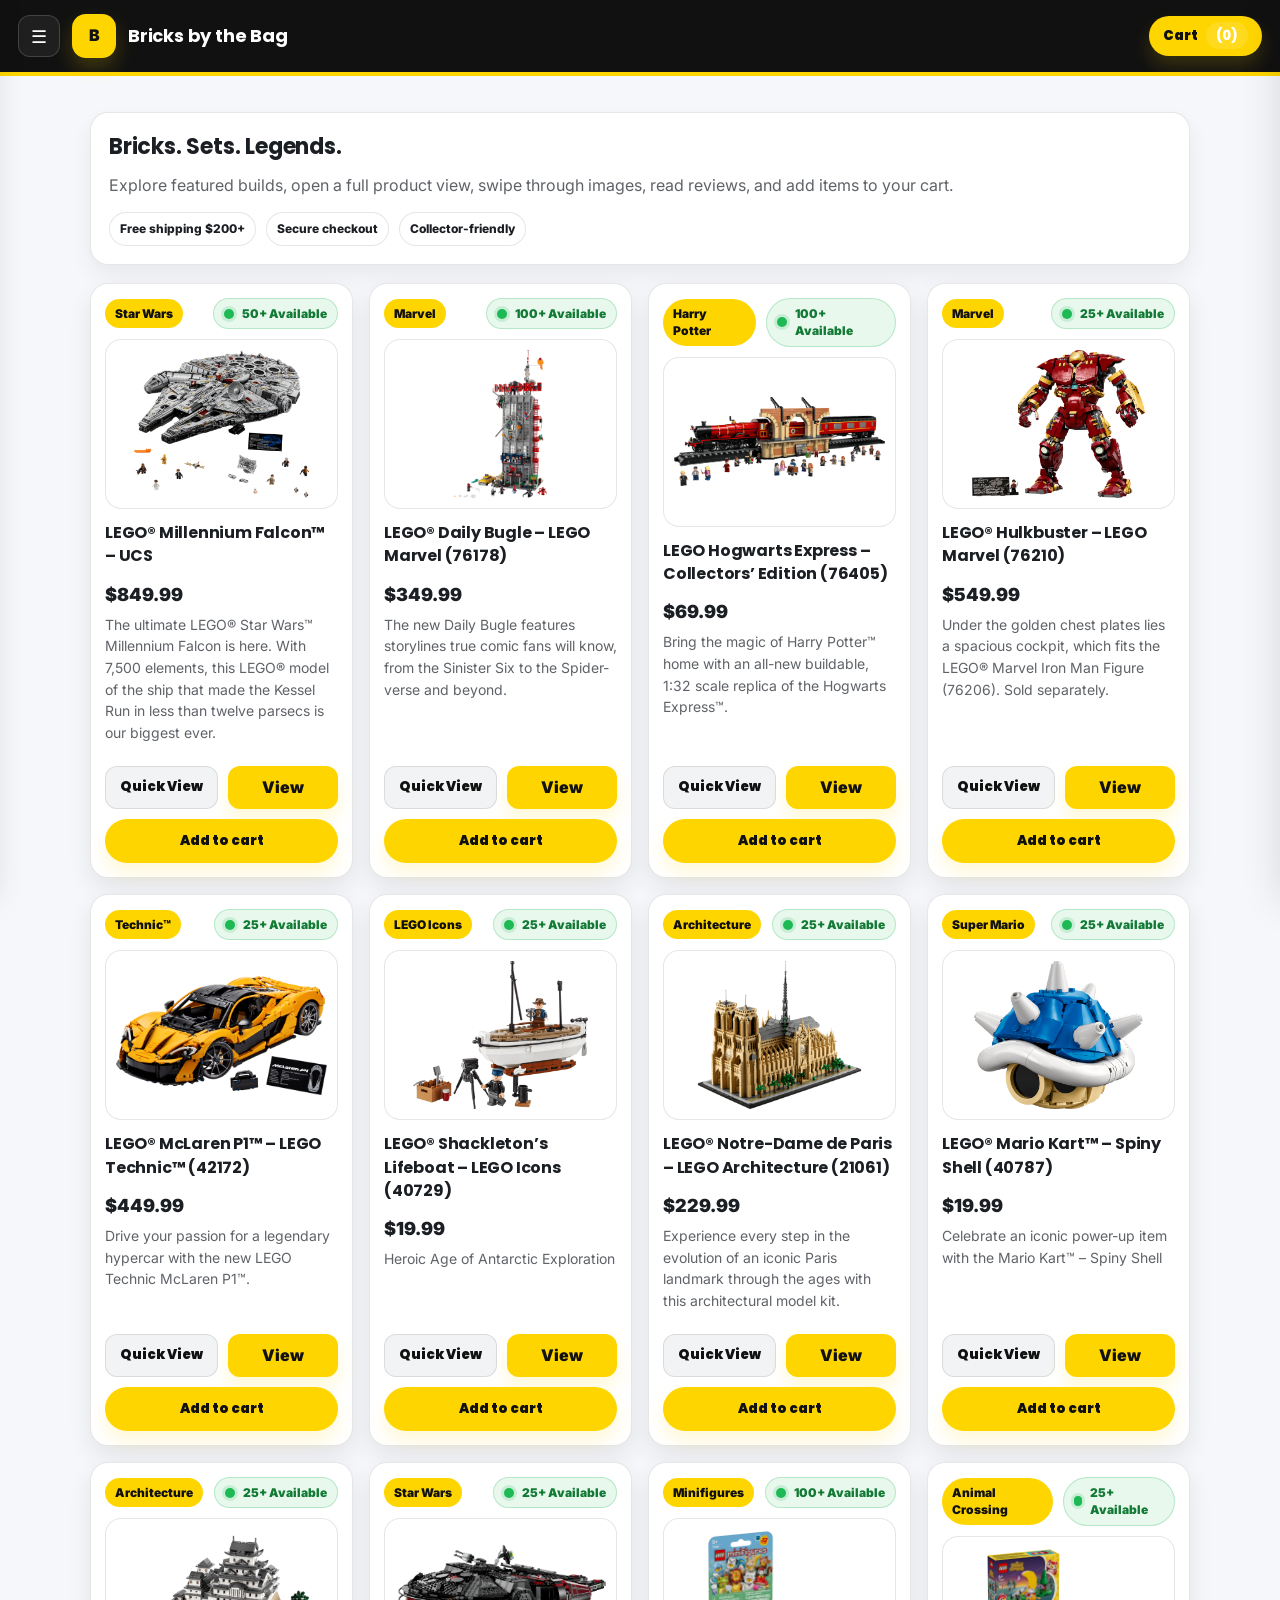
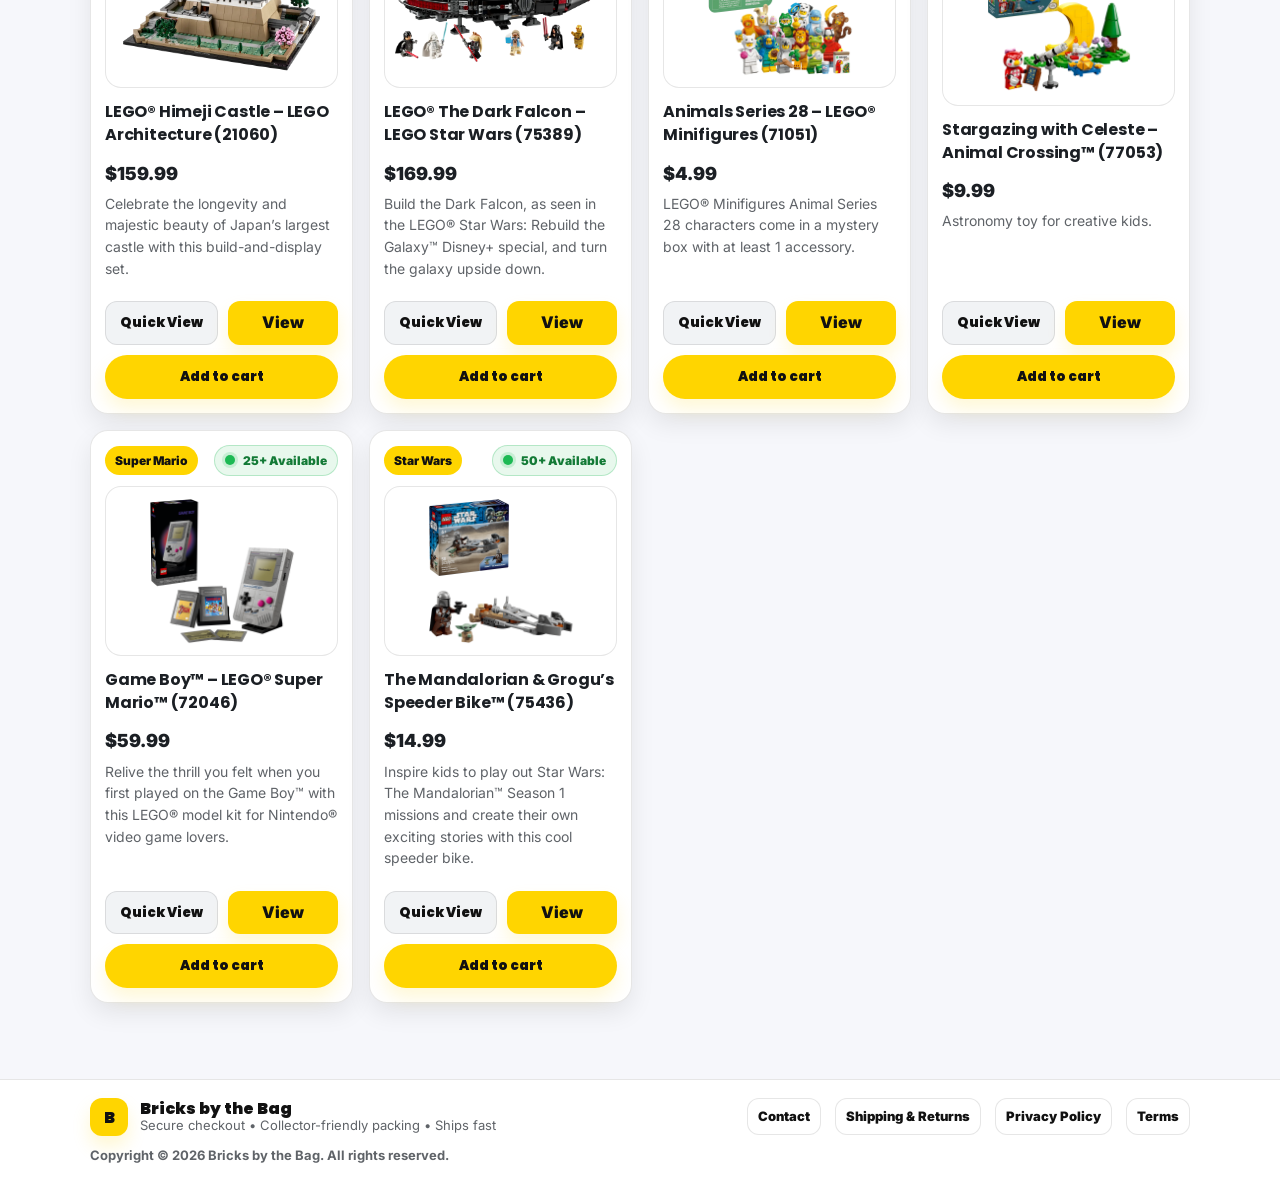
<file: index.html>
<!DOCTYPE html>
<html lang="en">
<head>
  <meta charset="UTF-8" />
  <title>Bricks by the Bag</title>
  <meta name="viewport" content="width=device-width, initial-scale=1.0" />
  <link rel="stylesheet" href="style.css" />
</head>

<body>
  <header class="siteHeader">
    <div class="leftHeader">
      <button
        id="menuBtn"
        class="iconBtn"
        type="button"
        aria-label="Open menu"
        aria-expanded="false"
      >☰</button>

      <a class="brandLink" href="index.html" aria-label="Bricks by the Bag home">
        <div class="brand">
          <div class="logoMark" aria-hidden="true">B</div>
          <div class="brandText">
            <h1>Bricks by the Bag</h1>
          </div>
        </div>
      </a>
    </div>

    <button id="cartBtn" class="pillBtn" type="button" aria-label="Open cart">
      Cart <span class="cartPill">(<span id="cartCount">0</span>)</span>
    </button>
  </header>

  <!-- Menu -->
  <div id="menuBackdrop" class="backdrop hidden" aria-hidden="true"></div>
  <aside id="menu" class="sideMenu" aria-label="Site menu">
    <div class="menuTop">
      <strong>Menu</strong>
      <button id="closeMenu" class="ghostBtn" type="button">Close</button>
    </div>

    <nav class="menuLinks" aria-label="Main navigation">
      <a href="index.html" class="menuLink">Products</a>
      <a href="about.html" class="menuLink">About Us</a>
      <a href="contact.html" class="menuLink">Contact</a>
    </nav>
  </aside>

  <main class="container">
    <section class="hero heroPro">
      <div class="heroText">
        <h2>Bricks. Sets. Legends.</h2>
        <p>
          Explore featured builds, open a full product view, swipe through images,
          read reviews, and add items to your cart.
        </p>

        <div class="heroBadges" aria-label="Store highlights">
          <span class="chip">Free shipping $200+</span>
          <span class="chip">Secure checkout</span>
          <span class="chip">Collector-friendly</span>
        </div>
      </div>
    </section>

    <section id="productGrid" class="grid" aria-label="Product list"></section>
  </main>

  <!-- Cart -->
  <div id="cartBackdrop" class="backdrop hidden" aria-hidden="true"></div>
  <aside id="cart" class="cart" aria-label="Shopping cart">
    <div class="cartHeader">
      <h3>Your Cart</h3>
      <div class="cartHeaderBtns">
        <button id="clearCart" class="ghostBtn" type="button">Clear</button>
        <button id="closeCart" class="ghostBtn" type="button">Close</button>
      </div>
    </div>

    <!-- Removed "muted" so free-ship progress + cart rows look normal -->
    <div id="cartItems"></div>

    <p id="cartTotal" class="cartTotal"></p>

    <a
      id="cartCheckoutBtn"
      href="checkout.html"
      class="primaryBtn checkoutLinkBtn hidden"
    >
      Checkout
    </a>
  </aside>

  <!-- Quick View Modal -->
  <div id="modalBackdrop" class="backdrop hidden" aria-hidden="true"></div>

  <section id="productModal" class="modal hidden" aria-hidden="true">
    <div class="modalTop">
      <h2 id="modalTitle">Product</h2>
      <button
        id="modalClose"
        class="ghostBtn"
        type="button"
        aria-label="Close modal"
      >✕</button>
    </div>

    <div class="modalBody">
      <div class="gallery">
        <div class="heroWrap">
          <button class="navBtn" id="prevImg" type="button" aria-label="Previous image">‹</button>
          <img id="modalHero" alt="Product image" />
          <button class="navBtn" id="nextImg" type="button" aria-label="Next image">›</button>
        </div>
        <div id="thumbs" class="thumbs"></div>
      </div>

      <div class="info">
        <div class="priceRow">
          <div class="modalPrice" id="modalPrice">$0.00</div>
          <button id="modalAddBtn" class="primaryBtn" type="button">Add to cart</button>
        </div>

        <div class="tabs" role="tablist" aria-label="Product tabs">
          <button class="tab active" data-tab="desc" type="button" role="tab">Description</button>
          <button class="tab" data-tab="details" type="button" role="tab">Details</button>
          <button class="tab" data-tab="reviews" type="button" role="tab">Reviews</button>
        </div>

        <div class="tabPanel" id="tab-desc"></div>
        <div class="tabPanel hidden" id="tab-details"></div>
        <div class="tabPanel hidden" id="tab-reviews"></div>

        <a id="modalFullLink" class="fullLink" href="product.html?id=1">View full details →</a>
      </div>
    </div>
  </section>

  <div id="toast" class="toast hidden" role="status" aria-live="polite"></div>

  <!-- Footer LAST -->
  <div id="siteFooter"></div>

  <script src="data.js"></script>
  <script src="store.js"></script>
  <script src="includes.js"></script>
</body>
</html>
</file>
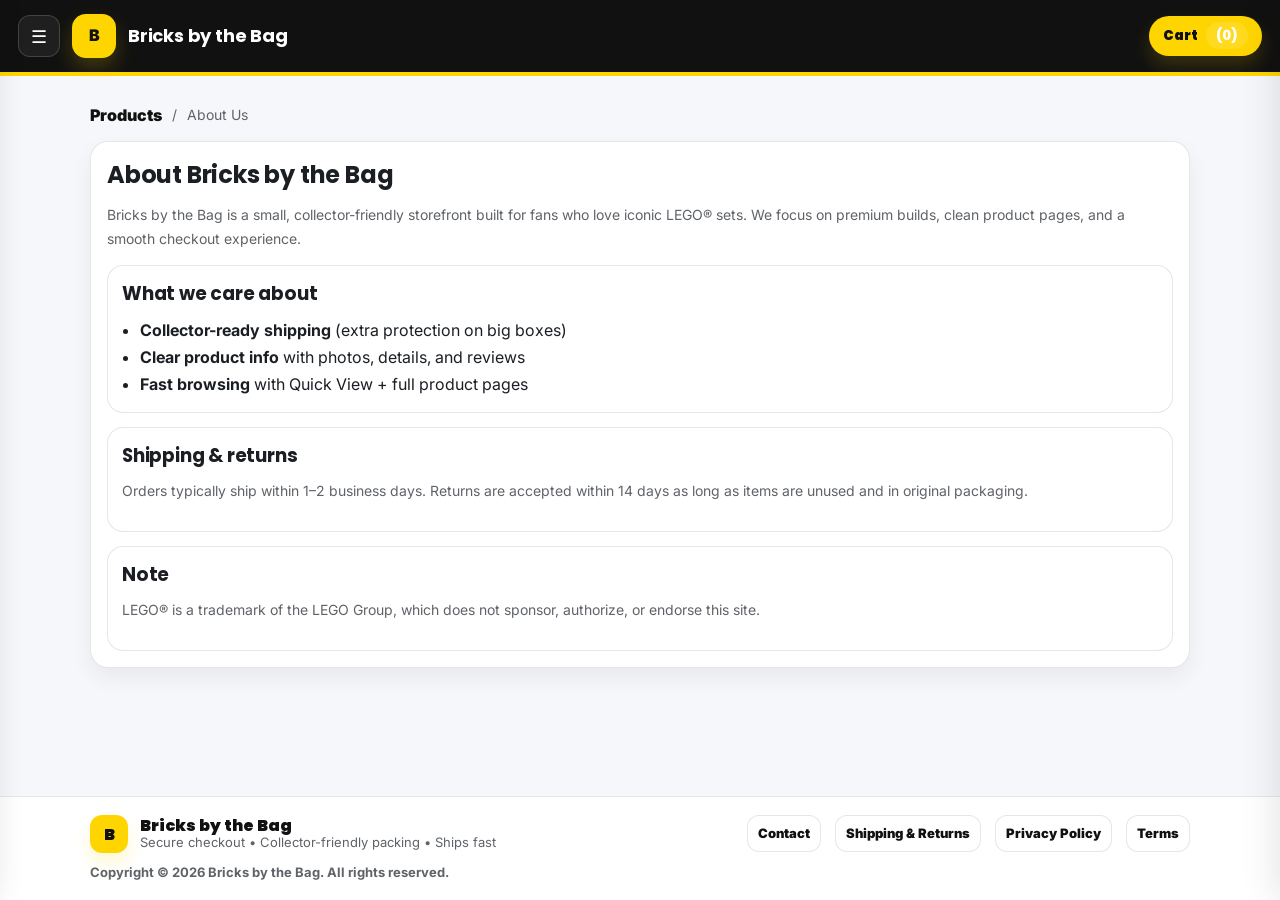
<file: about.html>
<!DOCTYPE html>
<html lang="en">
<head>
  <meta charset="UTF-8" />
  <title>About Us – Bricks by the Bag</title>
  <meta name="viewport" content="width=device-width, initial-scale=1.0" />
  <link rel="stylesheet" href="style.css" />
</head>

<body>
  <header class="siteHeader">
    <div class="leftHeader">
      <button id="menuBtn" class="iconBtn" type="button" aria-label="Open menu" aria-expanded="false">☰</button>

      <a class="brandLink" href="index.html" aria-label="Bricks by the Bag home">
        <div class="brand">
          <div class="logoMark">B</div>
          <div class="brandText"><h1>Bricks by the Bag</h1></div>
        </div>
      </a>
    </div>

    <button id="cartBtn" class="pillBtn" type="button">
      Cart <span class="cartPill">(<span id="cartCount">0</span>)</span>
    </button>
  </header>

  <!-- Menu -->
  <div id="menuBackdrop" class="backdrop hidden"></div>
  <aside id="menu" class="sideMenu" aria-label="Site menu">
    <div class="menuTop">
      <strong>Menu</strong>
      <button id="closeMenu" class="ghostBtn" type="button">Close</button>
    </div>

    <nav class="menuLinks">
      <a href="index.html" class="menuLink">Products</a>
      <a href="about.html" class="menuLink">About Us</a>
      <a href="contact.html" class="menuLink">Contact</a>
    </nav>
  </aside>

  <main class="container">
    <nav class="crumbs">
      <a href="index.html">Products</a>
      <span class="muted">/</span>
      <span class="muted">About Us</span>
    </nav>

    <section class="pageCard">
      <h2 style="margin:0;">About Bricks by the Bag</h2>
      <p class="muted" style="margin-top:10px; line-height:1.7;">
        Bricks by the Bag is a small, collector-friendly storefront built for fans who love iconic LEGO® sets.
        We focus on premium builds, clean product pages, and a smooth checkout experience.
      </p>

      <div class="miniCard" style="margin-top:14px;">
        <h3 style="margin:0;">What we care about</h3>
        <ul style="margin:10px 0 0; padding-left:18px; line-height:1.7;">
          <li><strong>Collector-ready shipping</strong> (extra protection on big boxes)</li>
          <li><strong>Clear product info</strong> with photos, details, and reviews</li>
          <li><strong>Fast browsing</strong> with Quick View + full product pages</li>
        </ul>
      </div>

      <div class="miniCard" style="margin-top:14px;">
        <h3 style="margin:0;">Shipping & returns</h3>
        <p class="muted" style="margin-top:10px; line-height:1.7;">
          Orders typically ship within 1–2 business days. Returns are accepted within 14 days as long as items are unused
          and in original packaging.
        </p>
      </div>

      <div class="miniCard" style="margin-top:14px;">
        <h3 style="margin:0;">Note</h3>
        <p class="muted" style="margin-top:10px; line-height:1.7;">
          LEGO® is a trademark of the LEGO Group, which does not sponsor, authorize, or endorse this site.
        </p>
      </div>
    </section>
  </main>

  <!-- Cart -->
  <div id="cartBackdrop" class="backdrop hidden"></div>
  <aside id="cart" class="cart" aria-label="Shopping cart">
    <div class="cartHeader">
      <h3>Your Cart</h3>
      <div class="cartHeaderBtns">
        <button id="clearCart" class="ghostBtn" type="button">Clear</button>
        <button id="closeCart" class="ghostBtn" type="button">Close</button>
      </div>
    </div>

    <div id="cartItems" class="muted">Cart is empty.</div>
    <p id="cartTotal" class="cartTotal"></p>

    <a id="cartCheckoutBtn" href="checkout.html" class="primaryBtn checkoutLinkBtn hidden">
      Checkout
    </a>
  </aside>

  <div id="toast" class="toast hidden" role="status" aria-live="polite"></div>

  <!-- Footer LAST -->
  <div id="siteFooter"></div>

  <script src="data.js"></script>
  <script src="store.js"></script>
  <script src="includes.js"></script>
</body>
</html>
</file>
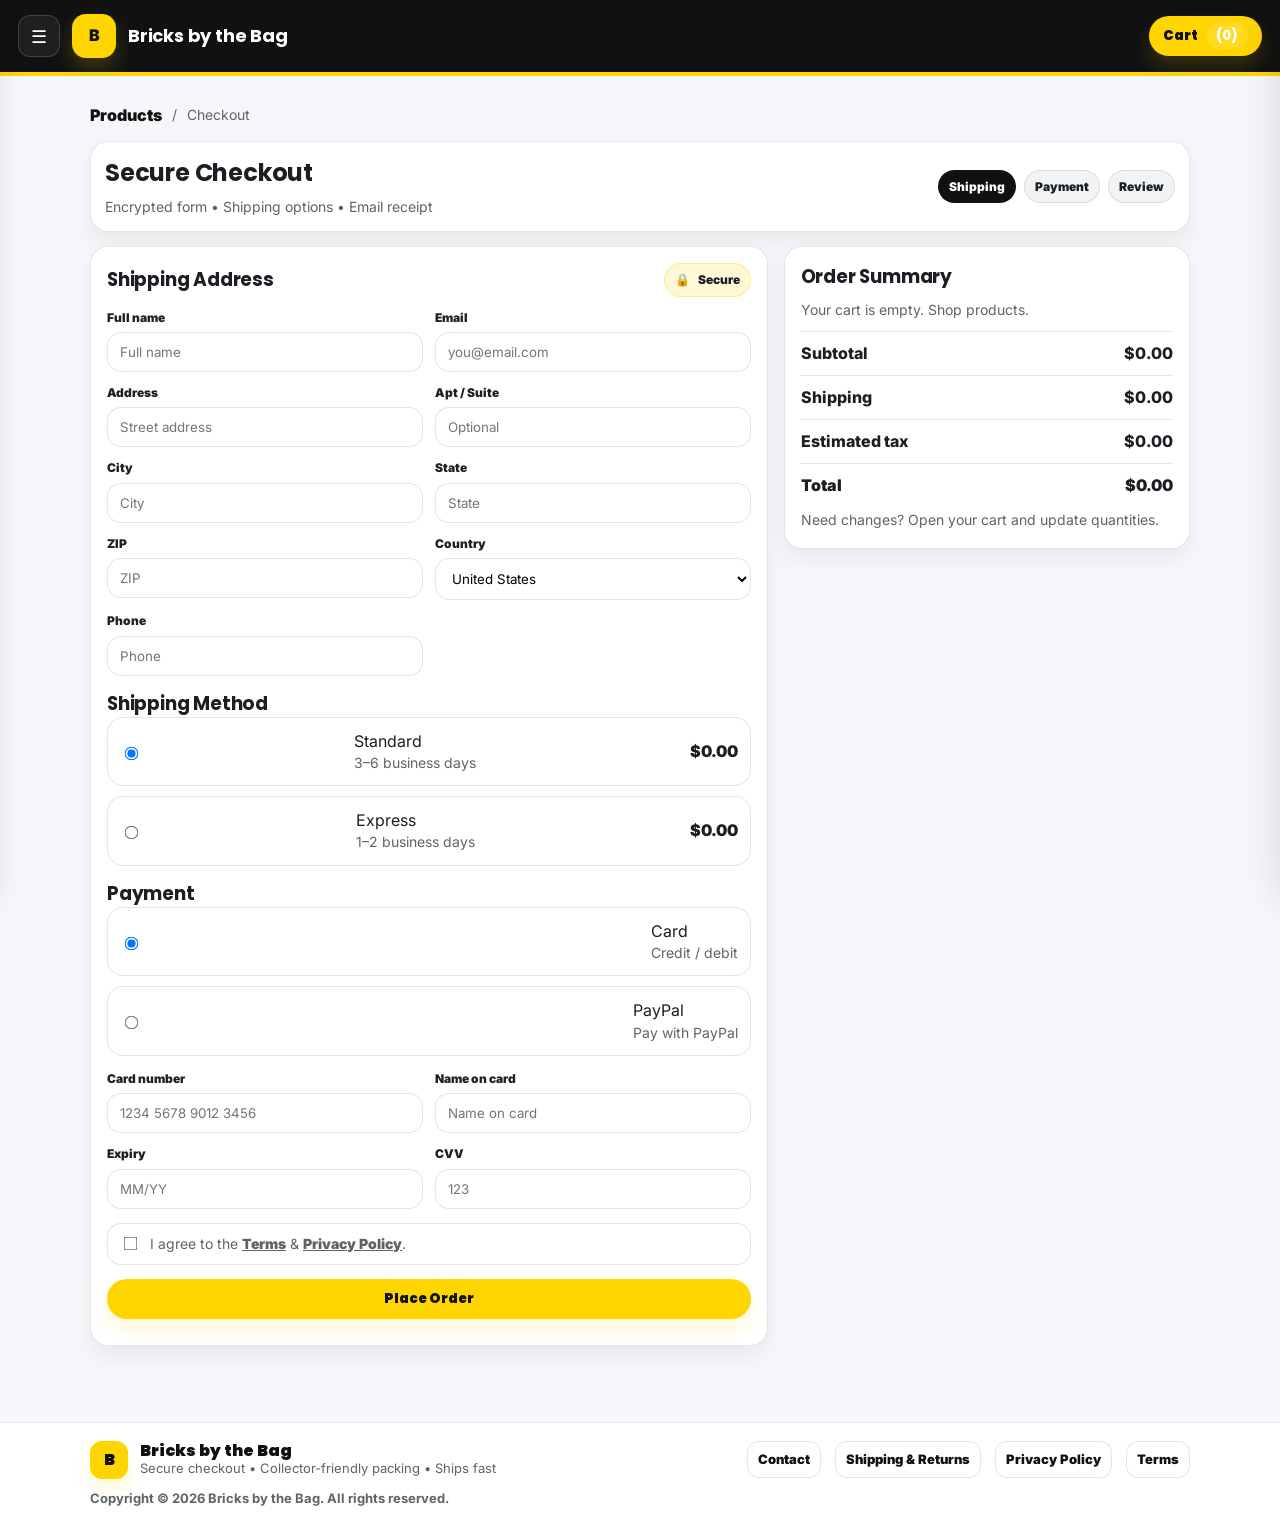
<file: checkout.html>
<!DOCTYPE html>
<html lang="en">
<head>
  <meta charset="UTF-8" />
  <title>Checkout – Bricks by the Bag</title>
  <meta name="viewport" content="width=device-width, initial-scale=1.0" />
  <link rel="stylesheet" href="style.css" />
</head>

<body>
  <header class="siteHeader">
    <div class="leftHeader">
      <button
        id="menuBtn"
        class="iconBtn"
        type="button"
        aria-label="Open menu"
        aria-expanded="false"
      >☰</button>

      <a class="brandLink" href="index.html" aria-label="Bricks by the Bag home">
        <div class="brand">
          <div class="logoMark" aria-hidden="true">B</div>
          <div class="brandText"><h1>Bricks by the Bag</h1></div>
        </div>
      </a>
    </div>

    <button id="cartBtn" class="pillBtn" type="button" aria-label="Open cart">
      Cart <span class="cartPill">(<span id="cartCount">0</span>)</span>
    </button>
  </header>

  <!-- Menu -->
  <div id="menuBackdrop" class="backdrop hidden" aria-hidden="true"></div>
  <aside id="menu" class="sideMenu" aria-label="Site menu">
    <div class="menuTop">
      <strong>Menu</strong>
      <button id="closeMenu" class="ghostBtn" type="button">Close</button>
    </div>

    <nav class="menuLinks" aria-label="Main navigation">
      <a href="index.html" class="menuLink">Products</a>
      <a href="about.html" class="menuLink">About Us</a>
      <a href="contact.html" class="menuLink">Contact</a>
    </nav>
  </aside>

  <main class="container">
    <nav class="crumbs" aria-label="Breadcrumb">
      <a href="index.html">Products</a>
      <span class="muted">/</span>
      <span class="muted" aria-current="page">Checkout</span>
    </nav>

    <section class="checkoutHeaderCard" aria-label="Checkout header">
      <div>
        <h2 class="checkoutTitle">Secure Checkout</h2>
        <div class="muted checkoutSub">
          Encrypted form • Shipping options • Email receipt
        </div>
      </div>

      <div class="stepPills" aria-label="Checkout steps">
        <span class="stepPill active">Shipping</span>
        <span class="stepPill">Payment</span>
        <span class="stepPill">Review</span>
      </div>
    </section>

    <section class="checkout">
      <!-- LEFT -->
      <div class="checkoutLeft">
        <form id="checkoutForm" class="pageCard" autocomplete="on">
          <div class="rowBetween">
            <h3 class="sectionTitle">Shipping Address</h3>
            <div class="secureBadge" aria-label="Secure checkout">
              <span class="lock" aria-hidden="true">🔒</span> Secure
            </div>
          </div>

          <div class="formGrid">
            <div class="field">
              <label for="fullName">Full name</label>
              <input id="fullName" name="fullName" autocomplete="name" placeholder="Full name" required />
            </div>

            <div class="field">
              <label for="email">Email</label>
              <input id="email" name="email" type="email" autocomplete="email" placeholder="you@email.com" required />
            </div>

            <div class="field">
              <label for="address1">Address</label>
              <input id="address1" name="address1" autocomplete="shipping street-address" placeholder="Street address" required />
            </div>

            <div class="field">
              <label for="address2">Apt / Suite</label>
              <input id="address2" name="address2" autocomplete="shipping address-line2" placeholder="Optional" />
            </div>

            <div class="field">
              <label for="city">City</label>
              <input id="city" name="city" autocomplete="shipping address-level2" placeholder="City" required />
            </div>

            <div class="field">
              <label for="state">State</label>
              <input id="state" name="state" autocomplete="shipping address-level1" placeholder="State" required />
            </div>

            <div class="field">
              <label for="zip">ZIP</label>
              <input id="zip" name="zip" inputmode="numeric" autocomplete="shipping postal-code" placeholder="ZIP" required />
            </div>

            <div class="field">
              <label for="country">Country</label>
              <select id="country" name="country" autocomplete="shipping country" required>
                <option value="US">United States</option>
                <option value="CA">Canada</option>
                <option value="MX">Mexico</option>
                <option value="UK">United Kingdom</option>
              </select>
            </div>

            <div class="field">
              <label for="phone">Phone</label>
              <input id="phone" name="phone" inputmode="tel" autocomplete="tel" placeholder="Phone" required />
            </div>
          </div>

          <h3 class="sectionTitle sectionGap">Shipping Method</h3>
          <div class="radioGroup" role="radiogroup" aria-label="Shipping method">
            <label class="radioCard">
              <input type="radio" name="shipMethod" value="standard" checked />
              <div>
                <div class="radioTitle">Standard</div>
                <div class="muted">3–6 business days</div>
              </div>
              <div class="priceRight" id="shipStandardPrice">$0.00</div>
            </label>

            <label class="radioCard">
              <input type="radio" name="shipMethod" value="express" />
              <div>
                <div class="radioTitle">Express</div>
                <div class="muted">1–2 business days</div>
              </div>
              <div class="priceRight" id="shipExpressPrice">$0.00</div>
            </label>
          </div>

          <h3 class="sectionTitle sectionGap">Payment</h3>
          <div class="radioGroup" role="radiogroup" aria-label="Payment method">
            <label class="radioCard">
              <input type="radio" name="payMethod" value="card" checked />
              <div>
                <div class="radioTitle">Card</div>
                <div class="muted">Credit / debit</div>
              </div>
            </label>

            <label class="radioCard">
              <input type="radio" name="payMethod" value="paypal" />
              <div>
                <div class="radioTitle">PayPal</div>
                <div class="muted">Pay with PayPal</div>
              </div>
            </label>
          </div>

          <div id="cardFields" class="formGrid sectionGap">
            <div class="field">
              <label for="cardNumber">Card number</label>
              <input
                id="cardNumber"
                name="cardNumber"
                inputmode="numeric"
                autocomplete="cc-number"
                placeholder="1234 5678 9012 3456"
                required
              />
            </div>

            <div class="field">
              <label for="cardName">Name on card</label>
              <input id="cardName" name="cardName" autocomplete="cc-name" placeholder="Name on card" required />
            </div>

            <div class="field">
              <label for="cardExp">Expiry</label>
              <input id="cardExp" name="cardExp" inputmode="numeric" autocomplete="cc-exp" placeholder="MM/YY" required />
            </div>

            <div class="field">
              <label for="cardCvv">CVV</label>
              <input id="cardCvv" name="cardCvv" inputmode="numeric" autocomplete="cc-csc" placeholder="123" required />
            </div>
          </div>

          <div id="paypalFields" class="miniCard hidden sectionGap">
            <div class="radioTitle">PayPal selected</div>
            <div class="muted paypalNote">
              You’ll confirm payment in PayPal on the next step.
            </div>
          </div>

          <label class="termsRow sectionGap">
            <input id="terms" type="checkbox" required />
            <span class="muted">
              I agree to the
              <a href="terms.html">Terms</a>
              &amp;
              <a href="privacy.html">Privacy Policy</a>.
            </span>
          </label>

          <button type="submit" class="primaryBtn checkoutBtn">
            Place Order
          </button>

          <div id="checkoutMsg" class="muted checkoutMsg"></div>
        </form>

        <section id="confirmation" class="pageCard hidden" aria-live="polite">
          <h3>Order Confirmed</h3>
          <div class="muted confirmText">
            Confirmation #: <strong id="orderNumber"></strong><br />
            Receipt sent to: <strong id="orderEmail"></strong>
          </div>

          <a href="index.html" class="primaryBtn confirmBtn">
            Back to Products
          </a>
        </section>
      </div>

      <!-- RIGHT -->
      <aside class="checkoutRight">
        <div class="pageCard">
          <h3>Order Summary</h3>
          <div id="summaryItems" class="muted summaryLoading">Loading…</div>

          <div class="sumLine"><span>Subtotal</span><span id="sumSubtotal">$0.00</span></div>
          <div class="sumLine"><span>Shipping</span><span id="sumShipping">$0.00</span></div>
          <div class="sumLine"><span>Estimated tax</span><span id="sumTax">$0.00</span></div>
          <div class="sumLine total"><span>Total</span><span id="sumTotal">$0.00</span></div>

          <div class="muted summaryHelp">
            Need changes? Open your cart and update quantities.
          </div>
        </div>
      </aside>
    </section>
  </main>

  <!-- Cart -->
  <div id="cartBackdrop" class="backdrop hidden" aria-hidden="true"></div>
  <aside id="cart" class="cart" aria-label="Shopping cart">
    <div class="cartHeader">
      <h3>Your Cart</h3>
      <div class="cartHeaderBtns">
        <button id="clearCart" class="ghostBtn" type="button">Clear</button>
        <button id="closeCart" class="ghostBtn" type="button">Close</button>
      </div>
    </div>

    <div id="cartItems" class="muted">Cart is empty.</div>
    <p id="cartTotal" class="cartTotal"></p>
  </aside>

  <div id="toast" class="toast hidden" role="status" aria-live="polite"></div>

  <!-- Footer LAST -->
  <div id="siteFooter"></div>

  <script src="data.js"></script>
  <script src="store.js"></script>
  <script src="includes.js"></script>
</body>
</html>
</file>
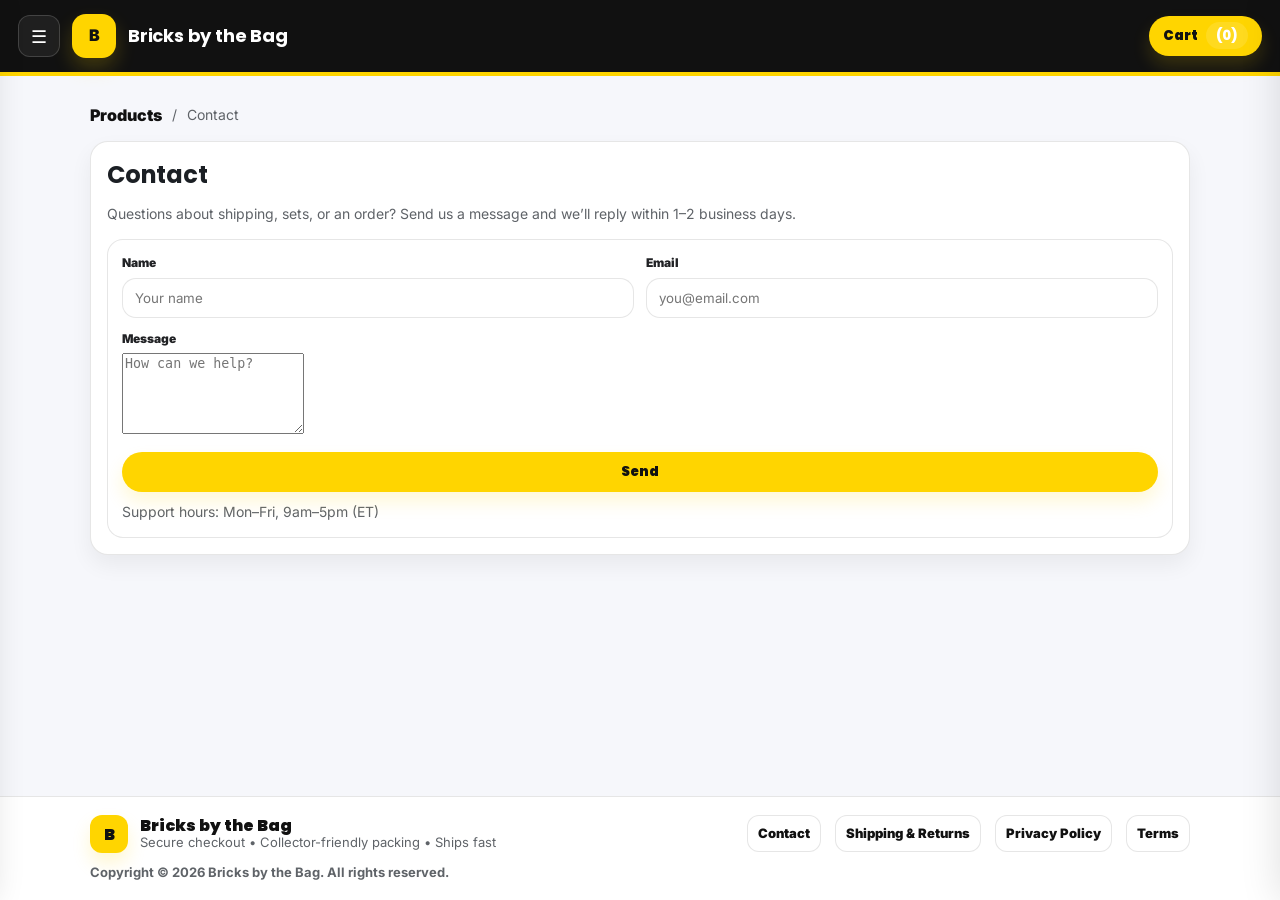
<file: contact.html>
<!DOCTYPE html>
<html lang="en">
<head>
  <meta charset="UTF-8" />
  <title>Contact – Bricks by the Bag</title>
  <meta name="viewport" content="width=device-width, initial-scale=1.0" />
  <link rel="stylesheet" href="style.css" />
</head>

<body>
  <header class="siteHeader">
    <div class="leftHeader">
      <button id="menuBtn" class="iconBtn" type="button" aria-label="Open menu" aria-expanded="false">☰</button>

      <a class="brandLink" href="index.html" aria-label="Bricks by the Bag home">
        <div class="brand">
          <div class="logoMark">B</div>
          <div class="brandText"><h1>Bricks by the Bag</h1></div>
        </div>
      </a>
    </div>

    <button id="cartBtn" class="pillBtn" type="button">
      Cart <span class="cartPill">(<span id="cartCount">0</span>)</span>
    </button>
  </header>

  <!-- Menu -->
  <div id="menuBackdrop" class="backdrop hidden"></div>
  <aside id="menu" class="sideMenu" aria-label="Site menu">
    <div class="menuTop">
      <strong>Menu</strong>
      <button id="closeMenu" class="ghostBtn" type="button">Close</button>
    </div>

    <nav class="menuLinks">
      <a href="index.html" class="menuLink">Products</a>
      <a href="about.html" class="menuLink">About Us</a>
      <a href="contact.html" class="menuLink">Contact</a>
    </nav>
  </aside>

  <main class="container">
    <nav class="crumbs">
      <a href="index.html">Products</a>
      <span class="muted">/</span>
      <span class="muted">Contact</span>
    </nav>

    <section class="pageCard">
      <h2 style="margin:0;">Contact</h2>
      <p class="muted" style="margin-top:10px; line-height:1.6;">
        Questions about shipping, sets, or an order? Send us a message and we’ll reply within 1–2 business days.
      </p>

      <form class="miniCard" style="margin-top:14px;" onsubmit="return false;">
        <div class="formGrid" style="margin-top:0;">
          <div class="field">
            <label for="cName">Name</label>
            <input id="cName" autocomplete="name" placeholder="Your name" required />
          </div>

          <div class="field">
            <label for="cEmail">Email</label>
            <input id="cEmail" type="email" autocomplete="email" placeholder="you@email.com" required />
          </div>

          <div class="field" style="grid-column: 1 / -1;">
            <label for="cMsg">Message</label>
            <textarea id="cMsg" rows="5" placeholder="How can we help?" required style="resize:vertical;"></textarea>
          </div>
        </div>

        <button class="primaryBtn" type="button" style="width:100%; margin-top:12px;">
          Send
        </button>

        <div class="muted" style="margin-top:10px;">
          Support hours: Mon–Fri, 9am–5pm (ET)
        </div>
      </form>
    </section>
  </main>

  <!-- Cart -->
  <div id="cartBackdrop" class="backdrop hidden"></div>
  <aside id="cart" class="cart" aria-label="Shopping cart">
    <div class="cartHeader">
      <h3>Your Cart</h3>
      <div class="cartHeaderBtns">
        <button id="clearCart" class="ghostBtn" type="button">Clear</button>
        <button id="closeCart" class="ghostBtn" type="button">Close</button>
      </div>
    </div>

    <div id="cartItems" class="muted">Cart is empty.</div>
    <p id="cartTotal" class="cartTotal"></p>

    <a id="cartCheckoutBtn" href="checkout.html" class="primaryBtn checkoutLinkBtn hidden">
      Checkout
    </a>
  </aside>

  <div id="toast" class="toast hidden" role="status" aria-live="polite"></div>

  <!-- Footer LAST -->
  <div id="siteFooter"></div>

  <script src="data.js"></script>
  <script src="store.js"></script>
  <script src="includes.js"></script>
</body>
</html>
</file>
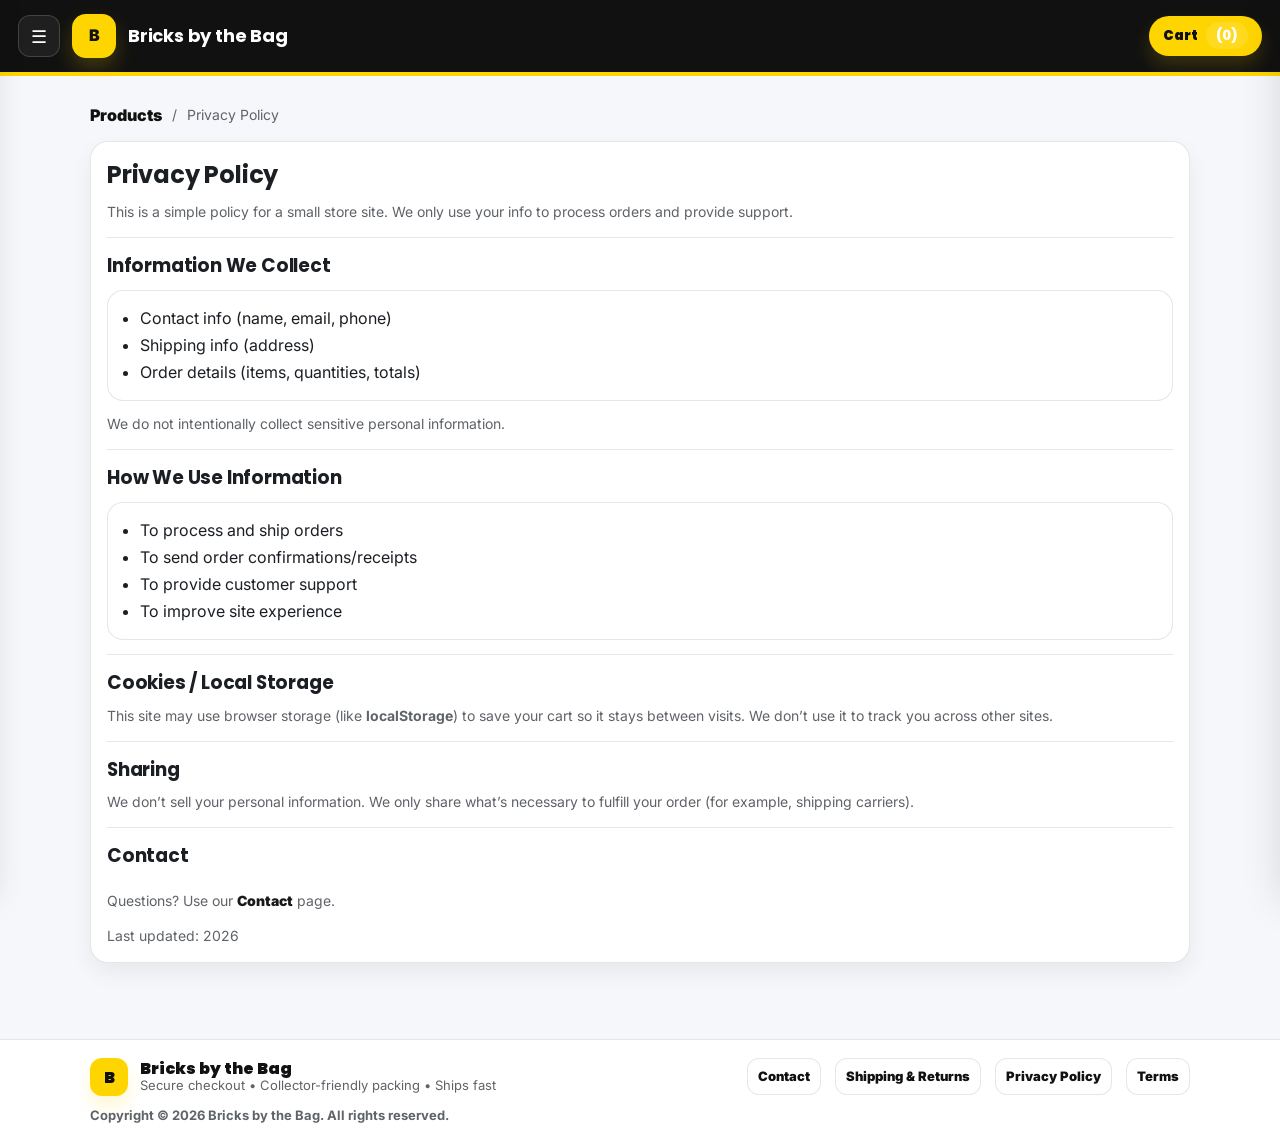
<file: privacy.html>
<!DOCTYPE html>
<html lang="en">
<head>
  <meta charset="UTF-8" />
  <title>Privacy Policy – Bricks by the Bag</title>
  <meta name="viewport" content="width=device-width, initial-scale=1.0" />
  <link rel="stylesheet" href="style.css" />
</head>

<body>
  <header class="siteHeader">
    <div class="leftHeader">
      <button id="menuBtn" class="iconBtn" type="button" aria-label="Open menu" aria-expanded="false">☰</button>

      <a class="brandLink" href="index.html" aria-label="Bricks by the Bag home">
        <div class="brand">
          <div class="logoMark">B</div>
          <div class="brandText"><h1>Bricks by the Bag</h1></div>
        </div>
      </a>
    </div>

    <button id="cartBtn" class="pillBtn" type="button">
      Cart <span class="cartPill">(<span id="cartCount">0</span>)</span>
    </button>
  </header>

  <!-- Menu -->
  <div id="menuBackdrop" class="backdrop hidden"></div>
  <aside id="menu" class="sideMenu" aria-label="Site menu">
    <div class="menuTop">
      <strong>Menu</strong>
      <button id="closeMenu" class="ghostBtn" type="button">Close</button>
    </div>

    <nav class="menuLinks">
      <a href="index.html" class="menuLink">Products</a>
      <a href="about.html" class="menuLink">About Us</a>
      <a href="contact.html" class="menuLink">Contact</a>
    </nav>
  </aside>

  <main class="container">
    <nav class="crumbs">
      <a href="index.html">Products</a>
      <span class="muted">/</span>
      <span class="muted">Privacy Policy</span>
    </nav>

    <section class="pageCard">
      <h2 style="margin:0;">Privacy Policy</h2>
      <p class="muted" style="margin-top:8px; line-height:1.6;">
        This is a simple policy for a small store site. We only use your info to process orders and provide support.
      </p>

      <hr class="rule" />

      <h3 style="margin:0;">Information We Collect</h3>
      <div class="miniCard" style="margin-top:10px;">
        <ul style="margin:0; padding-left:18px; line-height:1.7;">
          <li>Contact info (name, email, phone)</li>
          <li>Shipping info (address)</li>
          <li>Order details (items, quantities, totals)</li>
        </ul>
      </div>

      <p class="muted" style="margin-top:12px; line-height:1.6;">
        We do not intentionally collect sensitive personal information.
      </p>

      <hr class="rule" />

      <h3 style="margin:0;">How We Use Information</h3>
      <div class="miniCard" style="margin-top:10px;">
        <ul style="margin:0; padding-left:18px; line-height:1.7;">
          <li>To process and ship orders</li>
          <li>To send order confirmations/receipts</li>
          <li>To provide customer support</li>
          <li>To improve site experience</li>
        </ul>
      </div>

      <hr class="rule" />

      <h3 style="margin:0;">Cookies / Local Storage</h3>
      <p class="muted" style="margin-top:8px; line-height:1.6;">
        This site may use browser storage (like <strong>localStorage</strong>) to save your cart so it stays between visits.
        We don’t use it to track you across other sites.
      </p>

      <hr class="rule" />

      <h3 style="margin:0;">Sharing</h3>
      <p class="muted" style="margin-top:8px; line-height:1.6;">
        We don’t sell your personal information. We only share what’s necessary to fulfill your order
        (for example, shipping carriers).
      </p>

      <hr class="rule" />

      <h3 style="margin:0;">Contact</h3>
      <p class="muted" style="margin-top:8px; line-height:1.6;">
        Questions? Use our <a href="contact.html" class="fullLink">Contact</a> page.
      </p>

      <div class="muted" style="margin-top:12px;">
        Last updated: 2026
      </div>
    </section>
  </main>

  <!-- Cart -->
  <div id="cartBackdrop" class="backdrop hidden"></div>
  <aside id="cart" class="cart" aria-label="Shopping cart">
    <div class="cartHeader">
      <h3>Your Cart</h3>
      <div class="cartHeaderBtns">
        <button id="clearCart" class="ghostBtn" type="button">Clear</button>
        <button id="closeCart" class="ghostBtn" type="button">Close</button>
      </div>
    </div>

    <div id="cartItems" class="muted">Cart is empty.</div>
    <p id="cartTotal" class="cartTotal"></p>

    <a id="cartCheckoutBtn" href="checkout.html" class="primaryBtn checkoutLinkBtn hidden">Checkout</a>
  </aside>

  <div id="toast" class="toast hidden" role="status" aria-live="polite"></div>

  <!-- Footer LAST -->
  <div id="siteFooter"></div>

  <script src="data.js"></script>
  <script src="store.js"></script>
  <script src="includes.js"></script>
</body>
</html>
</file>
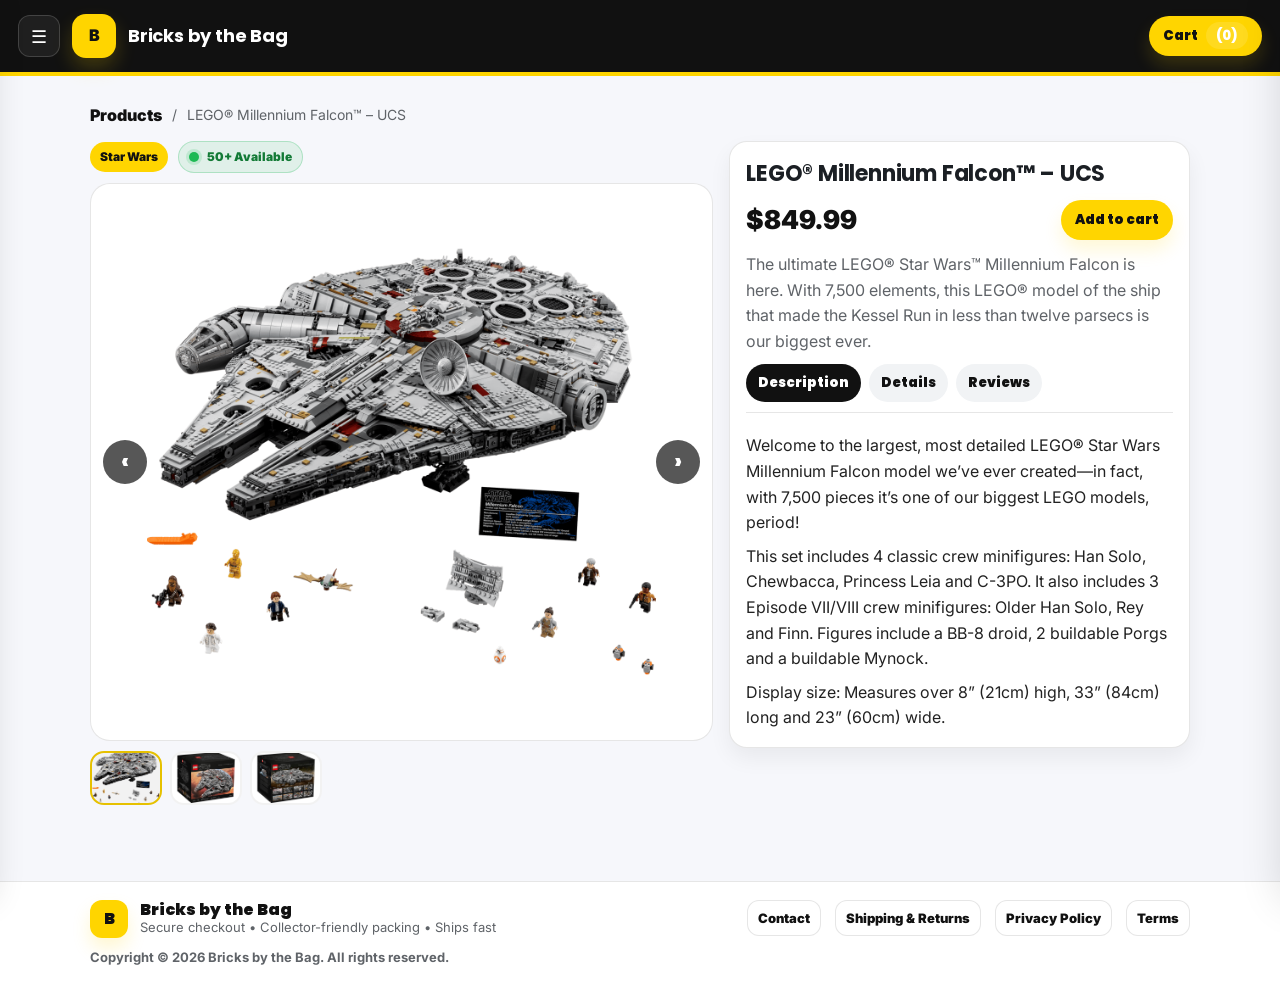
<file: product.html>
<!DOCTYPE html>
<html lang="en">
<head>
  <meta charset="UTF-8" />
  <title>Product – Bricks by the Bag</title>
  <meta name="viewport" content="width=device-width, initial-scale=1.0" />
  <link rel="stylesheet" href="style.css" />
</head>

<body>
  <header class="siteHeader">
    <div class="leftHeader">
      <button
        id="menuBtn"
        class="iconBtn"
        type="button"
        aria-label="Open menu"
        aria-expanded="false"
      >☰</button>

      <a class="brandLink" href="index.html" aria-label="Bricks by the Bag home">
        <div class="brand">
          <div class="logoMark" aria-hidden="true">B</div>
          <div class="brandText"><h1>Bricks by the Bag</h1></div>
        </div>
      </a>
    </div>

    <button id="cartBtn" class="pillBtn" type="button" aria-label="Open cart">
      Cart <span class="cartPill">(<span id="cartCount">0</span>)</span>
    </button>
  </header>

  <!-- Menu -->
  <div id="menuBackdrop" class="backdrop hidden" aria-hidden="true"></div>
  <aside id="menu" class="sideMenu" aria-label="Site menu">
    <div class="menuTop">
      <strong>Menu</strong>
      <button id="closeMenu" class="ghostBtn" type="button">Close</button>
    </div>

    <nav class="menuLinks" aria-label="Main navigation">
      <a href="index.html" class="menuLink">Products</a>
      <a href="about.html" class="menuLink">About Us</a>
      <a href="contact.html" class="menuLink">Contact</a>
    </nav>
  </aside>

  <main class="container">
    <nav class="crumbs" aria-label="Breadcrumb">
      <a href="index.html">Products</a>
      <span class="muted">/</span>
      <span id="crumbName" class="muted" aria-current="page">Product</span>
    </nav>

    <section
      id="productPage"
      class="productPage"
      aria-label="Product page content"
    ></section>
  </main>

  <!-- Cart -->
  <div id="cartBackdrop" class="backdrop hidden" aria-hidden="true"></div>
  <aside id="cart" class="cart" aria-label="Shopping cart">
    <div class="cartHeader">
      <h3>Your Cart</h3>
      <div class="cartHeaderBtns">
        <button id="clearCart" class="ghostBtn" type="button">Clear</button>
        <button id="closeCart" class="ghostBtn" type="button">Close</button>
      </div>
    </div>

    <!-- Removed "muted" so the free shipping progress bar doesn't look faded -->
    <div id="cartItems"></div>

    <p id="cartTotal" class="cartTotal"></p>

    <a
      id="cartCheckoutBtn"
      href="checkout.html"
      class="primaryBtn checkoutLinkBtn hidden"
    >
      Checkout
    </a>
  </aside>

  <div id="toast" class="toast hidden" role="status" aria-live="polite"></div>

  <!-- Footer LAST -->
  <div id="siteFooter"></div>

  <script src="data.js"></script>
  <script src="store.js"></script>
  <script src="includes.js"></script>
</body>
</html>
</file>
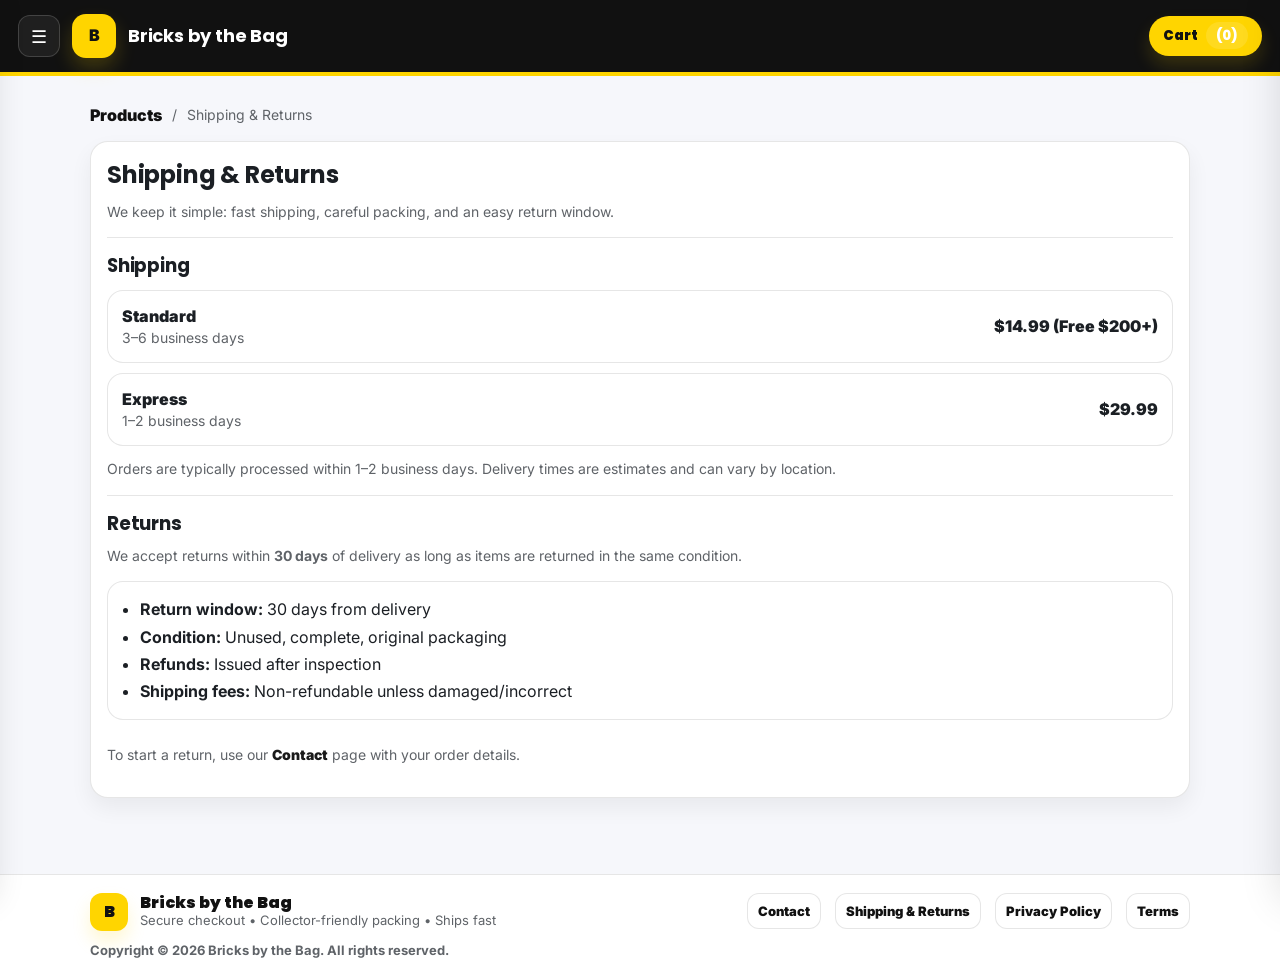
<file: shipping.html>
<!DOCTYPE html>
<html lang="en">
<head>
  <meta charset="UTF-8" />
  <title>Shipping & Returns – Bricks by the Bag</title>
  <meta name="viewport" content="width=device-width, initial-scale=1.0" />
  <link rel="stylesheet" href="style.css" />
</head>

<body>
  <header class="siteHeader">
    <div class="leftHeader">
      <button id="menuBtn" class="iconBtn" type="button" aria-label="Open menu" aria-expanded="false">☰</button>

      <a class="brandLink" href="index.html" aria-label="Bricks by the Bag home">
        <div class="brand">
          <div class="logoMark">B</div>
          <div class="brandText"><h1>Bricks by the Bag</h1></div>
        </div>
      </a>
    </div>

    <button id="cartBtn" class="pillBtn" type="button">
      Cart <span class="cartPill">(<span id="cartCount">0</span>)</span>
    </button>
  </header>

  <!-- Menu -->
  <div id="menuBackdrop" class="backdrop hidden"></div>
  <aside id="menu" class="sideMenu" aria-label="Site menu">
    <div class="menuTop">
      <strong>Menu</strong>
      <button id="closeMenu" class="ghostBtn" type="button">Close</button>
    </div>

    <nav class="menuLinks">
      <a href="index.html" class="menuLink">Products</a>
      <a href="about.html" class="menuLink">About Us</a>
      <a href="contact.html" class="menuLink">Contact</a>
    </nav>
  </aside>

  <main class="container">
    <nav class="crumbs">
      <a href="index.html">Products</a>
      <span class="muted">/</span>
      <span class="muted">Shipping & Returns</span>
    </nav>

    <section class="pageCard">
      <h2 style="margin:0;">Shipping & Returns</h2>
      <p class="muted" style="margin-top:8px; line-height:1.6;">
        We keep it simple: fast shipping, careful packing, and an easy return window.
      </p>

      <hr class="rule" />

      <h3 style="margin:0;">Shipping</h3>
      <div class="miniCard" style="margin-top:10px;">
        <div class="rowBetween">
          <div>
            <div style="font-weight:900;">Standard</div>
            <div class="muted">3–6 business days</div>
          </div>
          <div style="font-weight:900;">$14.99 (Free $200+)</div>
        </div>
      </div>

      <div class="miniCard" style="margin-top:10px;">
        <div class="rowBetween">
          <div>
            <div style="font-weight:900;">Express</div>
            <div class="muted">1–2 business days</div>
          </div>
          <div style="font-weight:900;">$29.99</div>
        </div>
      </div>

      <p class="muted" style="margin-top:12px; line-height:1.6;">
        Orders are typically processed within 1–2 business days. Delivery times are estimates and can vary by location.
      </p>

      <hr class="rule" />

      <h3 style="margin:0;">Returns</h3>
      <p class="muted" style="margin-top:8px; line-height:1.6;">
        We accept returns within <strong>30 days</strong> of delivery as long as items are returned in the same condition.
      </p>

      <div class="miniCard" style="margin-top:10px;">
        <ul style="margin:0; padding-left:18px; line-height:1.7;">
          <li><strong>Return window:</strong> 30 days from delivery</li>
          <li><strong>Condition:</strong> Unused, complete, original packaging</li>
          <li><strong>Refunds:</strong> Issued after inspection</li>
          <li><strong>Shipping fees:</strong> Non-refundable unless damaged/incorrect</li>
        </ul>
      </div>

      <p class="muted" style="margin-top:12px; line-height:1.6;">
        To start a return, use our <a href="contact.html" class="fullLink">Contact</a> page with your order details.
      </p>
    </section>
  </main>

  <!-- Cart -->
  <div id="cartBackdrop" class="backdrop hidden"></div>
  <aside id="cart" class="cart" aria-label="Shopping cart">
    <div class="cartHeader">
      <h3>Your Cart</h3>
      <div class="cartHeaderBtns">
        <button id="clearCart" class="ghostBtn" type="button">Clear</button>
        <button id="closeCart" class="ghostBtn" type="button">Close</button>
      </div>
    </div>

    <div id="cartItems" class="muted">Cart is empty.</div>
    <p id="cartTotal" class="cartTotal"></p>

    <a id="cartCheckoutBtn" href="checkout.html" class="primaryBtn checkoutLinkBtn hidden">Checkout</a>
  </aside>

  <div id="toast" class="toast hidden" role="status" aria-live="polite"></div>

  <!-- Footer LAST -->
  <div id="siteFooter"></div>

  <script src="data.js"></script>
  <script src="store.js"></script>
  <script src="includes.js"></script>
</body>
</html>
</file>
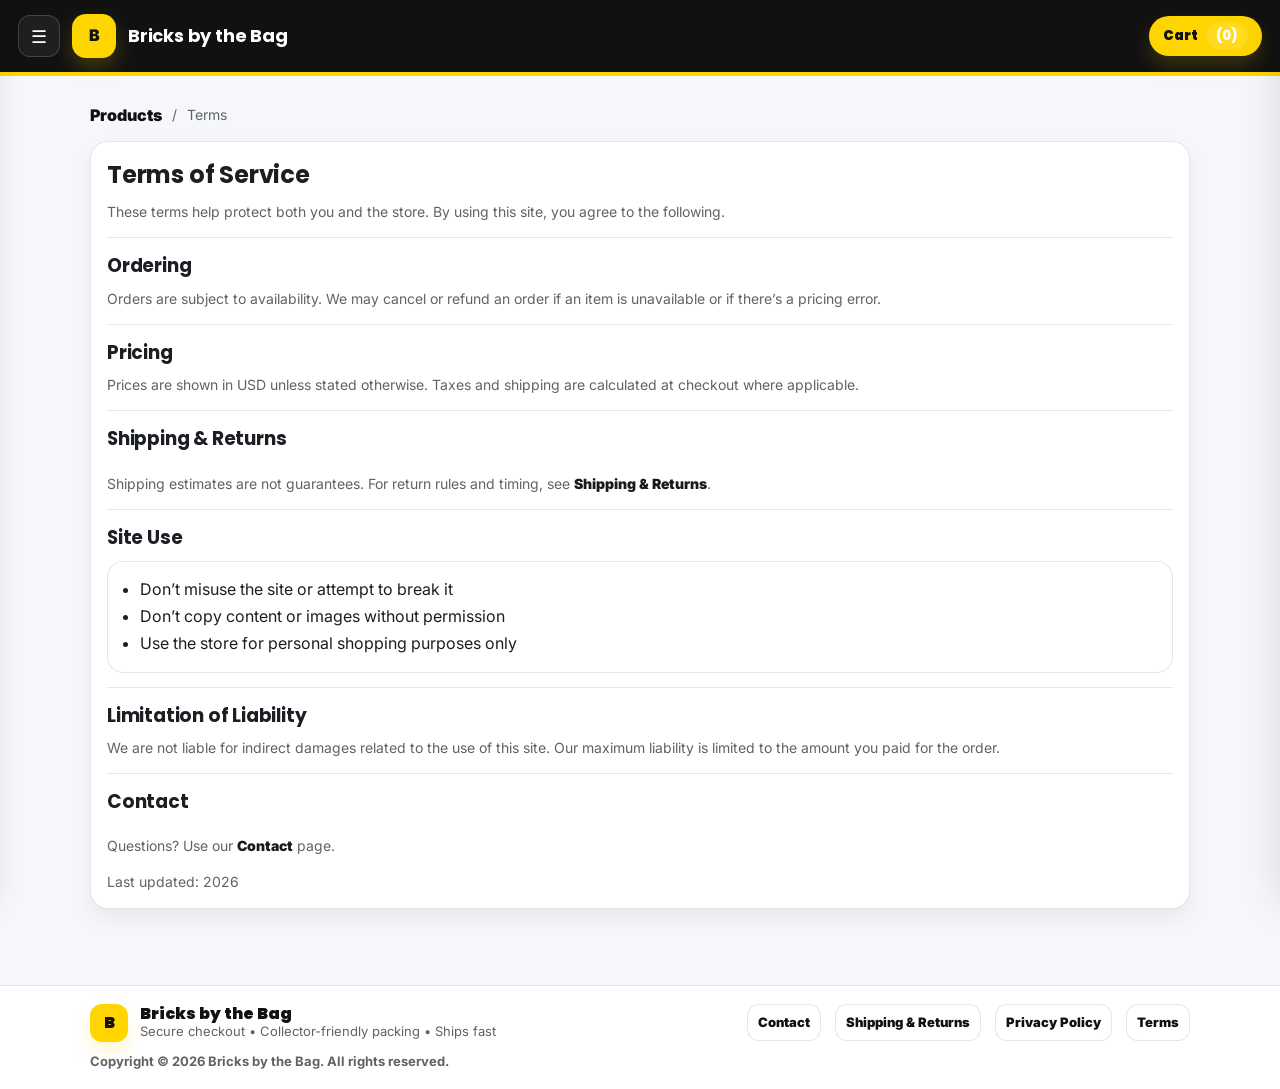
<file: terms.html>
<!DOCTYPE html>
<html lang="en">
<head>
  <meta charset="UTF-8" />
  <title>Terms of Service – Bricks by the Bag</title>
  <meta name="viewport" content="width=device-width, initial-scale=1.0" />
  <link rel="stylesheet" href="style.css" />
</head>

<body>
  <header class="siteHeader">
    <div class="leftHeader">
      <button id="menuBtn" class="iconBtn" type="button" aria-label="Open menu" aria-expanded="false">☰</button>

      <a class="brandLink" href="index.html" aria-label="Bricks by the Bag home">
        <div class="brand">
          <div class="logoMark">B</div>
          <div class="brandText"><h1>Bricks by the Bag</h1></div>
        </div>
      </a>
    </div>

    <button id="cartBtn" class="pillBtn" type="button">
      Cart <span class="cartPill">(<span id="cartCount">0</span>)</span>
    </button>
  </header>

  <!-- Menu -->
  <div id="menuBackdrop" class="backdrop hidden"></div>
  <aside id="menu" class="sideMenu" aria-label="Site menu">
    <div class="menuTop">
      <strong>Menu</strong>
      <button id="closeMenu" class="ghostBtn" type="button">Close</button>
    </div>

    <nav class="menuLinks">
      <a href="index.html" class="menuLink">Products</a>
      <a href="about.html" class="menuLink">About Us</a>
      <a href="contact.html" class="menuLink">Contact</a>
    </nav>
  </aside>

  <main class="container">
    <nav class="crumbs">
      <a href="index.html">Products</a>
      <span class="muted">/</span>
      <span class="muted">Terms</span>
    </nav>

    <section class="pageCard">
      <h2 style="margin:0;">Terms of Service</h2>
      <p class="muted" style="margin-top:8px; line-height:1.6;">
        These terms help protect both you and the store. By using this site, you agree to the following.
      </p>

      <hr class="rule" />

      <h3 style="margin:0;">Ordering</h3>
      <p class="muted" style="margin-top:8px; line-height:1.6;">
        Orders are subject to availability. We may cancel or refund an order if an item is unavailable or if
        there’s a pricing error.
      </p>

      <hr class="rule" />

      <h3 style="margin:0;">Pricing</h3>
      <p class="muted" style="margin-top:8px; line-height:1.6;">
        Prices are shown in USD unless stated otherwise. Taxes and shipping are calculated at checkout where applicable.
      </p>

      <hr class="rule" />

      <h3 style="margin:0;">Shipping & Returns</h3>
      <p class="muted" style="margin-top:8px; line-height:1.6;">
        Shipping estimates are not guarantees. For return rules and timing, see
        <a href="shipping.html" class="fullLink">Shipping & Returns</a>.
      </p>

      <hr class="rule" />

      <h3 style="margin:0;">Site Use</h3>
      <div class="miniCard" style="margin-top:10px;">
        <ul style="margin:0; padding-left:18px; line-height:1.7;">
          <li>Don’t misuse the site or attempt to break it</li>
          <li>Don’t copy content or images without permission</li>
          <li>Use the store for personal shopping purposes only</li>
        </ul>
      </div>

      <hr class="rule" />

      <h3 style="margin:0;">Limitation of Liability</h3>
      <p class="muted" style="margin-top:8px; line-height:1.6;">
        We are not liable for indirect damages related to the use of this site. Our maximum liability is limited to the
        amount you paid for the order.
      </p>

      <hr class="rule" />

      <h3 style="margin:0;">Contact</h3>
      <p class="muted" style="margin-top:8px; line-height:1.6;">
        Questions? Use our <a href="contact.html" class="fullLink">Contact</a> page.
      </p>

      <div class="muted" style="margin-top:12px;">
        Last updated: 2026
      </div>
    </section>
  </main>

  <!-- Cart -->
  <div id="cartBackdrop" class="backdrop hidden"></div>
  <aside id="cart" class="cart" aria-label="Shopping cart">
    <div class="cartHeader">
      <h3>Your Cart</h3>
      <div class="cartHeaderBtns">
        <button id="clearCart" class="ghostBtn" type="button">Clear</button>
        <button id="closeCart" class="ghostBtn" type="button">Close</button>
      </div>
    </div>

    <div id="cartItems" class="muted">Cart is empty.</div>
    <p id="cartTotal" class="cartTotal"></p>

    <a id="cartCheckoutBtn" href="checkout.html" class="primaryBtn checkoutLinkBtn hidden">Checkout</a>
  </aside>

  <div id="toast" class="toast hidden" role="status" aria-live="polite"></div>

  <!-- Footer LAST -->
  <div id="siteFooter"></div>

  <script src="data.js"></script>
  <script src="store.js"></script>
  <script src="includes.js"></script>
</body>
</html>
</file>
<file: style.css>
@import url('https://fonts.googleapis.com/css2?family=Poppins:wght@600;700&family=Inter:wght@400;500;600&display=swap');

:root{
  /* Brand */
  --accent:#ffd500;
  --accent-dark:#e6c100;

  /* Neutrals */
  --ink:#111111;
  --text:#1b1f24;
  --muted:#5f6368;
  --bg:#f6f7fb;
  --card:#ffffff;
  --soft:#f1f3f5;
  --line:rgba(17,17,17,0.10);

  /* Status */
  --green:#1db954;
  --green-dark:#137a36;

  /* Shadows / Radius */
  --shadow:0 10px 24px rgba(17,17,17,0.08);
  --shadow2:0 18px 42px rgba(17,17,17,0.14);
  --radius:18px;
  --radius-sm:14px;

  /* Layout */
  --container:min(1100px, 92vw);

  /* Focus */
  --focus:0 0 0 4px rgba(255,213,0,0.22);
}

/* =========================
   BASE
========================= */
*{ box-sizing:border-box; }
html, body{ height:100%; }
body{
  margin:0;
  font-family:Inter, Arial, sans-serif;
  background:var(--bg);
  color:var(--text);
  line-height:1.45;

  /* keeps footer at bottom on short pages */
  min-height:100vh;
  display:flex;
  flex-direction:column;
}

img{ max-width:100%; display:block; }
a{ color:inherit; text-decoration:none; }
button{ font-family:Poppins, Arial, sans-serif; }
.muted{ color:var(--muted); font-size:14px; }
.hidden{ display:none !important; }

.container{
  width:var(--container);
  margin:0 auto;
  padding:18px 0 50px;
  flex:1; /* pushes footer down */
}

h1,h2,h3{
  font-family:Poppins, Arial, sans-serif;
  margin:0;
  letter-spacing:-0.2px;
}

:where(button,a,input,select,textarea):focus-visible{
  outline:none;
  box-shadow:var(--focus);
  border-radius:12px;
}

/* =========================
   HEADER
========================= */
.siteHeader{
  position:sticky;
  top:0;
  z-index:20;
  background:var(--ink);
  color:#fff;
  padding:14px 18px;
  border-bottom:4px solid var(--accent);

  display:flex;
  align-items:center;
  justify-content:space-between;
  gap:12px;
}

.leftHeader{
  display:flex;
  align-items:center;
  gap:12px;
}

.brandLink{ display:flex; align-items:center; }
.brand{ display:flex; align-items:center; gap:12px; }

.logoMark{
  width:44px;
  height:44px;
  border-radius:14px;
  background:var(--accent);
  color:var(--ink);
  font-weight:900;
  display:flex;
  align-items:center;
  justify-content:center;
  box-shadow:0 10px 20px rgba(255,213,0,0.20);
}

.brandText h1{
  font-size:18px;
  line-height:1.1;
}

.iconBtn{
  width:42px;
  height:42px;
  border-radius:12px;
  border:1px solid rgba(255,255,255,0.16);
  background:rgba(255,255,255,0.06);
  color:#fff;
  font-size:18px;
  cursor:pointer;

  display:flex;
  align-items:center;
  justify-content:center;

  transition:transform .12s ease, filter .12s ease, background .12s ease;
}
.iconBtn:hover{
  transform:translateY(-1px);
  filter:brightness(1.06);
  background:rgba(255,255,255,0.08);
}
.iconBtn:active{ transform:translateY(0) scale(.99); }

.cartPill{
  margin-left:6px;
  background:rgba(255,255,255,0.12);
  color:#fff;
  padding:4px 10px;
  border-radius:999px;
  font-weight:800;
}

/* =========================
   BUTTONS
========================= */
.primaryBtn,
.pillBtn,
.card button{
  border:none;
  background:var(--accent);
  color:var(--ink);
  padding:10px 14px;
  border-radius:999px;
  cursor:pointer;
  font-weight:900;
  box-shadow:0 10px 18px rgba(255,213,0,0.16);
  transition:transform .12s ease, filter .12s ease, box-shadow .18s ease;
}

.primaryBtn:hover,
.pillBtn:hover,
.card button:hover{
  transform:translateY(-2px);
  filter:brightness(.98);
  box-shadow:0 16px 28px rgba(17,17,17,0.12);
}
.primaryBtn:active,
.pillBtn:active,
.card button:active{
  transform:translateY(0) scale(.99);
}

.ghostBtn{
  border:1px solid var(--line);
  background:var(--soft);
  color:var(--ink);
  padding:9px 12px;
  border-radius:12px;
  cursor:pointer;
  font-weight:900;
  box-shadow:none;
  transition:transform .12s ease, filter .12s ease, background .12s ease;
}
.ghostBtn:hover{
  transform:translateY(-1px);
  filter:brightness(.98);
  background:#eceff2;
}
.ghostBtn:active{ transform:translateY(0) scale(.99); }

/* Card: Quick View button */
.quickBtn{
  border:1px solid var(--line) !important;
  background:var(--soft) !important;
  color:var(--ink) !important;
  box-shadow:none !important;
}

/* Card: "View" is an <a> */
.linkBtn{
  display:inline-flex;
  align-items:center;
  justify-content:center;
  text-align:center;
  min-height:42px;
  border-radius:12px;
  padding:10px 12px;
  box-shadow:0 10px 18px rgba(255,213,0,0.16);
}

/* =========================
   OPTIONAL HERO (index)
========================= */
.hero{
  background:var(--card);
  border:1px solid var(--line);
  border-radius:var(--radius);
  padding:18px;
  box-shadow:0 10px 22px rgba(17,17,17,0.06);
  margin:18px 0;
}
.heroText h2{ font-size:22px; }
.heroText p{ margin:10px 0 0; color:var(--muted); line-height:1.6; }
.heroBadges{ margin-top:14px; display:flex; gap:10px; flex-wrap:wrap; }
.chip{
  display:inline-flex;
  align-items:center;
  padding:7px 10px;
  border-radius:999px;
  border:1px solid var(--line);
  background:#fff;
  font-weight:800;
  font-size:12px;
}

/* =========================
   GRID + CARDS
========================= */
.grid{
  display:grid;
  grid-template-columns:repeat(auto-fit, minmax(260px, 1fr));
  gap:16px;
}

.card{
  background:var(--card);
  border-radius:var(--radius);
  padding:14px;
  border:1px solid var(--line);
  box-shadow:var(--shadow);
  transition:transform .18s ease, box-shadow .18s ease;

  display:flex;
  flex-direction:column;
  min-height:100%;
}
.card:hover{ transform:translateY(-4px); box-shadow:var(--shadow2); }

.cardMeta{
  display:flex;
  align-items:center;
  justify-content:space-between;
  gap:10px;
  margin-bottom:10px;
}

.badge{
  display:inline-block;
  background:var(--accent);
  color:var(--ink);
  font-size:12px;
  font-weight:900;
  padding:6px 10px;
  border-radius:999px;
}

.avail{
  display:inline-flex;
  align-items:center;
  gap:8px;
  padding:6px 10px;
  border-radius:999px;
  border:1px solid rgba(29,185,84,0.25);
  background:rgba(29,185,84,0.10);
  font-weight:900;
  font-size:12px;
  color:var(--green-dark);
}
.availDot{
  width:10px;
  height:10px;
  border-radius:999px;
  background:var(--green);
  box-shadow:0 0 0 3px rgba(29,185,84,0.16);
}

.card img,
.productImg{
  width:100%;
  height:170px;
  object-fit:contain;
  border-radius:16px;
  background:#fff;
  border:1px solid var(--line);
  padding:10px;
  cursor:pointer;
}

.card h3{
  margin:12px 0 6px;
  font-size:16px;
  cursor:pointer;
}

.price{
  font-size:18px;
  font-weight:900;
  margin:8px 0 6px;
  background:transparent !important;
  text-shadow:none !important;
  filter:none !important;
}

.cardDesc{
  margin:0 0 12px;
  color:var(--muted);
  font-size:14px;
  line-height:1.55;
}

/* JS creates cardBody; keep it flexible */
.cardBody{
  flex:1;
  display:flex;
  flex-direction:column;
}

/* ✅ aligned bottom actions across cards */
.cardActions{
  margin-top:auto;
  padding-top:10px;
  display:flex;
  flex-direction:column;
  gap:10px;
}

.cardBtns{
  display:flex;
  gap:10px;
}
.cardBtns button,
.cardBtns a{
  flex:1;
  width:100%;
}
.cardBtns button{
  min-height:42px;
  border-radius:12px;
  padding:10px 12px;
}

.addBtn{
  width:100%;
  min-height:44px;
  border-radius:12px;
  padding:11px 14px;
}

/* =========================
   BACKDROP
========================= */
.backdrop{
  position:fixed;
  inset:0;
  background:rgba(0,0,0,0.55);
  z-index:40;
}

/* =========================
   CART
========================= */
.cart{
  position:fixed;
  top:0;
  right:-380px;
  width:360px;
  height:100%;
  background:#fff;
  border-left:1px solid var(--line);
  padding:18px;
  transition:right .28s ease;
  overflow:auto;
  z-index:50;
  box-shadow:-18px 0 40px rgba(0,0,0,0.14);
}
.cart.open{ right:0; }

.cartHeader{
  position:sticky;
  top:0;
  background:#fff;
  z-index:2;
  padding-bottom:12px;
  margin-bottom:12px;
  border-bottom:1px solid var(--line);

  display:flex;
  align-items:center;
  justify-content:space-between;
  gap:10px;
}
.cartHeader h3{
  font-family:Poppins, Arial, sans-serif;
  margin:0;
  font-size:22px;
  letter-spacing:-0.2px;
}
.cartHeaderBtns{
  display:flex;
  gap:8px;
}

/* Rows are generated with .cartRow */
#cartItems{ margin-top:10px; }
.cartRow{
  display:flex;
  gap:12px;
  align-items:flex-start;

  border:1px solid var(--line);
  border-radius:16px;
  padding:12px;
  background:#fff;
  box-shadow:0 10px 22px rgba(17,17,17,0.06);
  margin:10px 0;
}

/* Title class exists in your JS */
.cartRowTitle{
  font-weight:900;
  margin-bottom:4px;
  color:var(--ink);
  line-height:1.2;
}

/* Qty UI exists in your JS */
.qtyControls{
  display:flex;
  align-items:center;
  gap:10px;
  margin-top:10px;
  flex-wrap:wrap;
}

.qtyBtn{
  width:42px;
  height:42px;
  border-radius:12px !important;
  border:1px solid var(--line) !important;
  background:#fff !important;
  color:var(--ink) !important;
  box-shadow:none !important;
  padding:0 !important;
  font-weight:900;
  cursor:pointer;
  transition:transform .12s ease, filter .12s ease;
}
.qtyBtn:hover{ transform:translateY(-1px); filter:brightness(.98); }
.qtyBtn:active{ transform:translateY(0) scale(.99); }

.qtyPill{
  min-width:44px;
  height:42px;
  border-radius:12px;
  border:1px solid var(--line);
  background:var(--soft);
  display:flex;
  align-items:center;
  justify-content:center;
  font-weight:900;
  padding:0 10px;
}

/* Remove button generated with .ghostBtn.rm inline margin-left:auto in JS
   We make it look nicer even with inline style */
.qtyControls .ghostBtn{
  border-radius:14px;
  height:42px;
}

.cartTotal{
  margin-top:14px;
  padding-top:12px;
  border-top:1px solid var(--line);
  font-weight:900;
  font-size:18px;
  color:var(--ink);
}

.checkoutLinkBtn{
  display:block;
  width:100%;
  text-align:center;
  margin-top:14px;
  padding:14px 16px !important;
  border-radius:999px !important;
}

/* =========================
   SIDE MENU
========================= */
.sideMenu{
  position:fixed;
  top:0;
  left:-320px;
  width:300px;
  height:100%;
  background:#fff;
  border-right:1px solid var(--line);
  padding:16px;
  z-index:60;
  transition:left .28s ease;
  box-shadow:14px 0 30px rgba(0,0,0,0.12);
}
.sideMenu.open{ left:0; }

.menuTop{
  display:flex;
  align-items:center;
  justify-content:space-between;
  gap:10px;
  margin-bottom:12px;
}

.menuLinks{
  display:flex;
  flex-direction:column;
  gap:10px;
}

.menuLink{
  display:block;
  padding:12px 12px;
  border-radius:14px;
  border:1px solid var(--line);
  background:#fff;
  font-weight:900;
  transition:background .12s ease, transform .12s ease;
}
.menuLink:hover{
  background:rgba(255,213,0,0.14);
  transform:translateY(-1px);
}

/* =========================
   MODAL (Quick View)
========================= */
.modal{
  position:fixed;
  top:50%;
  left:50%;
  width:min(980px, 92vw);
  max-height:88vh;
  transform:translate(-50%, -50%);
  background:#fff;
  border-radius:22px;
  padding:14px 14px 18px;
  z-index:70;
  overflow:auto;
  box-shadow:0 18px 50px rgba(0,0,0,0.30);
  border:1px solid var(--line);
}

.modalTop{
  display:flex;
  align-items:center;
  justify-content:space-between;
  gap:12px;
  padding:8px 8px 12px;
  border-bottom:1px solid var(--line);
}
.modalTop h2{
  font-size:22px;
  font-weight:900;
}

.modalBody{
  display:grid;
  grid-template-columns:1.15fr 0.85fr;
  gap:16px;
  padding:14px 8px 0;
}
@media (max-width:860px){
  .modalBody{ grid-template-columns:1fr; }
}

.heroWrap{
  position:relative;
  background:#fff;
  border:1px solid var(--line);
  border-radius:20px;
  overflow:hidden;
}
#modalHero{
  width:100%;
  height:420px;
  object-fit:contain;
  display:block;
  background:#fff;
}

.navBtn{
  position:absolute;
  top:50%;
  transform:translateY(-50%);
  border:none;
  background:rgba(17,17,17,0.70);
  color:#fff;
  width:44px;
  height:44px;
  border-radius:999px;
  cursor:pointer;
  font-size:22px;
  font-weight:900;
  z-index:10;
  display:flex;
  align-items:center;
  justify-content:center;
  transition:transform .12s ease, filter .12s ease;
}
.navBtn:hover{ filter:brightness(1.08); transform:translateY(-50%) scale(1.03); }
#prevImg{ left:12px; }
#nextImg{ right:12px; }

.thumbs{
  display:flex;
  gap:8px;
  margin-top:10px;
  flex-wrap:wrap;
}
.thumb{
  width:72px;
  height:54px;
  object-fit:cover;
  border-radius:14px;
  border:2px solid transparent;
  cursor:pointer;
  background:#f2f2f2;
}
.thumb.active{ border-color:var(--accent-dark); }

.priceRow{
  display:flex;
  align-items:center;
  justify-content:space-between;
  gap:12px;
  margin-bottom:10px;
}
.modalPrice{
  font-size:22px;
  font-weight:900;
  background:transparent !important;
}

.tabs{
  display:flex;
  gap:8px;
  margin-top:10px;
  border-bottom:1px solid var(--line);
  padding-bottom:10px;
}
.tab{
  border:none;
  background:var(--soft);
  border-radius:999px;
  padding:9px 12px;
  cursor:pointer;
  font-weight:900;
  color:var(--ink);
  transition:transform .12s ease, background .12s ease;
}
.tab:hover{ transform:translateY(-1px); }
.tab.active{
  background:var(--ink);
  color:#fff;
}

.tabPanel{
  padding-top:12px;
  line-height:1.6;
  color:#222;
}

/* pretty long-text formatting */
.tabPanel h4{
  margin:12px 0 6px;
  font-family:Poppins, Arial, sans-serif;
}
.tabPanel ul{
  margin:8px 0 0 18px;
  padding:0;
}
.tabPanel p{ margin:8px 0 0; }

.review{
  border:1px solid var(--line);
  border-radius:16px;
  padding:12px;
  margin-top:10px;
  background:#fff;
}
.reviewTop{
  display:flex;
  justify-content:space-between;
  gap:12px;
  font-weight:900;
}

.fullLink{
  display:inline-block;
  margin-top:12px;
  font-weight:900;
  color:#1a1a1a;
}
.fullLink:hover{ text-decoration:underline; }

/* =========================
   PRODUCT PAGE (product.html)
========================= */
.crumbs{
  display:flex;
  gap:10px;
  align-items:center;
  margin:10px 0 14px;
}
.crumbs a{ font-weight:900; color:var(--ink); }
.crumbs a:hover{ text-decoration:underline; }

.productTop{
  display:grid;
  grid-template-columns:1.15fr 0.85fr;
  gap:16px;
  align-items:start;
}
@media (max-width:900px){
  .productTop{ grid-template-columns:1fr; }
}

.productMetaRow{
  display:flex;
  align-items:center;
  gap:10px;
  margin-bottom:10px;
}

.pHeroWrap{
  position:relative;
  overflow:visible; /* left arrow never clips */
  border:1px solid var(--line);
  border-radius:20px;
  background:#fff;
  padding:18px 56px; /* space for arrows */
}
#pageHero{
  width:100%;
  height:520px;
  object-fit:contain;
  display:block;
}
@media (max-width:900px){
  .pHeroWrap{ padding:14px 52px; }
  #pageHero{ height:420px; }
}

/* Product page arrows use #pPrev/#pNext */
#pPrev, #pNext{
  position:absolute;
  top:50%;
  transform:translateY(-50%);
  z-index:10;

  width:44px;
  height:44px;
  border-radius:999px;

  border:none;
  background:rgba(17,17,17,0.70);
  color:#fff;
  font-size:22px;
  font-weight:900;
  cursor:pointer;

  display:flex;
  align-items:center;
  justify-content:center;

  transition:transform .12s ease, filter .12s ease;
}
#pPrev{ left:12px; }
#pNext{ right:12px; }
#pPrev:hover, #pNext:hover{
  filter:brightness(1.08);
  transform:translateY(-50%) scale(1.03);
}

/* thumbs row already styled by .thumbs/.thumb */
.pThumbs{ margin-top:10px; }

.productInfo{
  background:#fff;
  border:1px solid var(--line);
  border-radius:var(--radius);
  padding:16px;
  box-shadow:0 10px 22px rgba(17,17,17,0.06);
}
.productInfo h2{
  margin:0 0 10px;
  font-size:22px;
}

.buyRow{
  display:flex;
  align-items:center;
  justify-content:space-between;
  gap:12px;
  margin:10px 0 12px;
}
.bigPrice{
  font-size:26px;
  font-weight:900;
  color:var(--ink);
}
.productShort{
  color:var(--muted);
  line-height:1.6;
  margin:0 0 8px;
}

/* =========================
   CHECKOUT PAGE (styles used by your HTML)
========================= */
.pageCard{
  background:#fff;
  border:1px solid var(--line);
  border-radius:var(--radius);
  padding:16px;
  box-shadow:0 10px 22px rgba(17,17,17,0.06);
}

.miniCard{
  background:#fff;
  border:1px solid var(--line);
  border-radius:16px;
  padding:14px;
}

.formGrid{
  display:grid;
  grid-template-columns:repeat(2, minmax(0, 1fr));
  gap:12px;
  margin-top:12px;
}
@media (max-width:680px){
  .formGrid{ grid-template-columns:1fr; }
}

.field label{
  display:block;
  font-weight:900;
  font-size:12px;
  margin-bottom:6px;
  color:#202124;
}

.field input, .field select{
  width:100%;
  padding:11px 12px;
  border-radius:14px;
  border:1px solid var(--line);
  outline:none;
  font-family:Inter, Arial, sans-serif;
  background:#fff;
  transition:box-shadow .12s ease, border-color .12s ease;
}
.field input:focus, .field select:focus{
  border-color:rgba(255,213,0,0.78);
  box-shadow:var(--focus);
}

.checkout{
  display:grid;
  grid-template-columns:1.25fr 0.75fr;
  gap:16px;
  margin-top:14px;
}
@media (max-width:900px){
  .checkout{ grid-template-columns:1fr; }
}

.checkoutHeaderCard{
  display:flex;
  align-items:center;
  justify-content:space-between;
  gap:12px;
  background:#fff;
  border:1px solid var(--line);
  border-radius:var(--radius);
  padding:14px;
  box-shadow:0 10px 22px rgba(17,17,17,0.06);
}

.stepPills{
  display:flex;
  gap:8px;
  flex-wrap:wrap;
}
.stepPill{
  padding:7px 10px;
  border-radius:999px;
  border:1px solid var(--line);
  background:var(--soft);
  font-weight:900;
  font-size:12px;
}
.stepPill.active{
  background:var(--ink);
  color:#fff;
  border-color:rgba(17,17,17,0.2);
}

.rowBetween{
  display:flex;
  align-items:center;
  justify-content:space-between;
  gap:10px;
}

.secureBadge{
  display:inline-flex;
  align-items:center;
  gap:8px;
  padding:7px 10px;
  border-radius:999px;
  background:rgba(255,213,0,0.16);
  border:1px solid rgba(255,213,0,0.32);
  font-weight:900;
  font-size:12px;
}

.radioGroup{ display:grid; gap:10px; }
.radioCard{
  display:flex;
  align-items:center;
  justify-content:space-between;
  gap:10px;
  padding:12px;
  border-radius:16px;
  border:1px solid var(--line);
  background:#fff;
  cursor:pointer;
  transition:transform .12s ease, box-shadow .12s ease;
}
.radioCard:hover{
  transform:translateY(-1px);
  box-shadow:0 10px 18px rgba(17,17,17,0.08);
}
.radioCard input{ transform:scale(1.05); }
.priceRight{ font-weight:900; }

.sumLine{
  display:flex;
  justify-content:space-between;
  gap:10px;
  padding-top:10px;
  margin-top:10px;
  border-top:1px solid var(--line);
  font-weight:800;
}
.sumLine.total{
  font-weight:900;
  font-size:16px;
}

/* =========================
   TOAST
========================= */
.toast{
  position:fixed;
  bottom:18px;
  left:50%;
  transform:translateX(-50%);
  background:#111;
  color:#fff;
  padding:10px 14px;
  border-radius:999px;
  box-shadow:0 14px 30px rgba(0,0,0,0.25);
  z-index:90;
  font-weight:900;
}

/* =========================
   FOOTER (always bottom)
========================= */
.siteFooter{
  width:100%;
  padding:22px 0;
  border-top:1px solid var(--line);
  background:#fff;
  margin-top:auto;
}
.footerInner{
  width:var(--container);
  margin:0 auto;
  display:flex;
  flex-wrap:wrap;
  justify-content:space-between;
  gap:12px;
  align-items:center;
}
.footerCopy{
  color:var(--muted);
  font-size:14px;
  font-weight:700;
}
.paymentRow{
  display:flex;
  gap:8px;
  flex-wrap:wrap;
  align-items:center;
}
.payChip{
  border:1px solid var(--line);
  background:#fff;
  border-radius:10px;
  padding:6px 10px;
  font-weight:900;
  font-size:12px;
}

/* =========================
   SMALL QUALITY-OF-LIFE
========================= */
img, button, .card, .pillBtn, .primaryBtn{
  -webkit-transform:translateZ(0);
  transform:translateZ(0);
}

@media (max-width:520px){
  .iconBtn{ width:44px; height:44px; }
  .cardBtns button, .cardBtns a{ min-height:44px; }
  .addBtn{ min-height:46px; }
}
/* =========================
   FOOTER (miniFooter)
========================= */
.miniFooter{
  width: 100%;
  background: #fff;
  border-top: 1px solid var(--line);
  margin-top: 26px;
}

.footerBar{
  display:flex;
  align-items:flex-start;
  justify-content:space-between;
  gap: 16px;
  padding: 18px 0;
}

.footerLeft{
  display:flex;
  flex-direction:column;
  gap: 10px;
  min-width: 240px;
}

.footerBrandRow{
  display:flex;
  align-items:center;
  gap: 12px;
}

.footerLogoMark{
  width: 38px;
  height: 38px;
  border-radius: 12px;
  background: var(--accent);
  color: var(--ink);
  font-weight: 900;
  font-family: Poppins, Arial, sans-serif;
  display:flex;
  align-items:center;
  justify-content:center;
  box-shadow: 0 10px 18px rgba(255,213,0,0.18);
}

.footerBrand{
  font-family: Poppins, Arial, sans-serif;
  font-weight: 900;
  color: var(--ink);
  line-height: 1.1;
}

.footerTrust{
  font-size: 13px;
  line-height: 1.35;
}

.footerCopy{
  font-size: 13px;
}

.footerLinks{
  display:flex;
  flex-wrap:wrap;
  gap: 10px 14px;
  align-items:center;
  justify-content:flex-end;
  text-align:right;
}

.footerLink{
  display:inline-flex;
  align-items:center;
  gap: 8px;
  padding: 8px 10px;
  border-radius: 12px;
  border: 1px solid var(--line);
  background: #fff;
  font-weight: 900;
  font-size: 13px;
  color: var(--ink);
  transition: transform 0.12s ease, background 0.12s ease, filter 0.12s ease;
}

.footerLink:hover{
  transform: translateY(-1px);
  background: rgba(255,213,0,0.14);
  filter: brightness(0.99);
}

@media (max-width: 720px){
  .footerBar{
    flex-direction:column;
    align-items:flex-start;
  }
  .footerLinks{
    justify-content:flex-start;
    text-align:left;
  }
}

/* =========================
   TERMS ROW (checkout checkbox)
========================= */
.termsRow{
  display:flex;
  align-items:flex-start;
  gap: 10px;
  padding: 10px 12px;
  border: 1px solid var(--line);
  border-radius: 14px;
  background: #fff;
}

.termsRow input{
  margin-top: 3px;
  transform: scale(1.05);
}

.termsRow a{
  text-decoration: underline;
  font-weight: 900;
}
.rule{
  border: none;
  border-top: 1px solid var(--line);
  margin: 14px 0;
}
/* =========================
   Free shipping progress
========================= */
.freeShipBox{
  border: 1px solid var(--line);
  background: #fff;
  border-radius: 16px;
  padding: 12px;
  margin: 10px 0 12px;
}

.freeShipTop{
  display:flex;
  justify-content: space-between;
  align-items: baseline;
  gap: 10px;
}

.freeShipTitle{
  font-weight: 900;
  font-size: 13px;
}

.freeShipMsg{
  font-size: 12.5px;
  color: var(--muted);
  margin-top: 6px;
  line-height: 1.35;
}

.freeShipTrack{
  height: 10px;
  border-radius: 999px;
  background: rgba(17,17,17,0.08);
  overflow: hidden;
  margin-top: 10px;
}

.freeShipFill{
  height: 100%;
  width: 0%;
  background: var(--accent);
  border-radius: 999px;
  transition: width 220ms ease;
}

.freeShipNote{
  margin-top: 8px;
  font-size: 12px;
  color: var(--muted);
}
/* ===== Free shipping progress (polish) ===== */
.freeShipBox.unlocked{
  border-color: rgba(29,185,84,0.35);
  background: rgba(29,185,84,0.06);
}

.freeShipBox.unlocked .freeShipFill{
  background: var(--green);
}

.freeShipBox.unlocked .freeShipMsg{
  color: var(--green-dark);
  font-weight: 800;
}
.checkoutTitle { margin: 0; }
.checkoutSub { margin-top: 6px; }

.sectionTitle { margin: 0; }
.sectionGap { margin-top: 14px; }

.checkoutBtn { width: 100%; margin-top: 14px; }
.checkoutMsg { margin-top: 10px; }

.paypalNote { margin-top: 6px; line-height: 1.6; }

.confirmText { margin-top: 8px; line-height: 1.6; }
.confirmBtn { display: block; text-align: center; margin-top: 14px; }

.summaryLoading { margin-top: 10px; }
.summaryHelp { margin-top: 12px; line-height: 1.6; }
</file>
